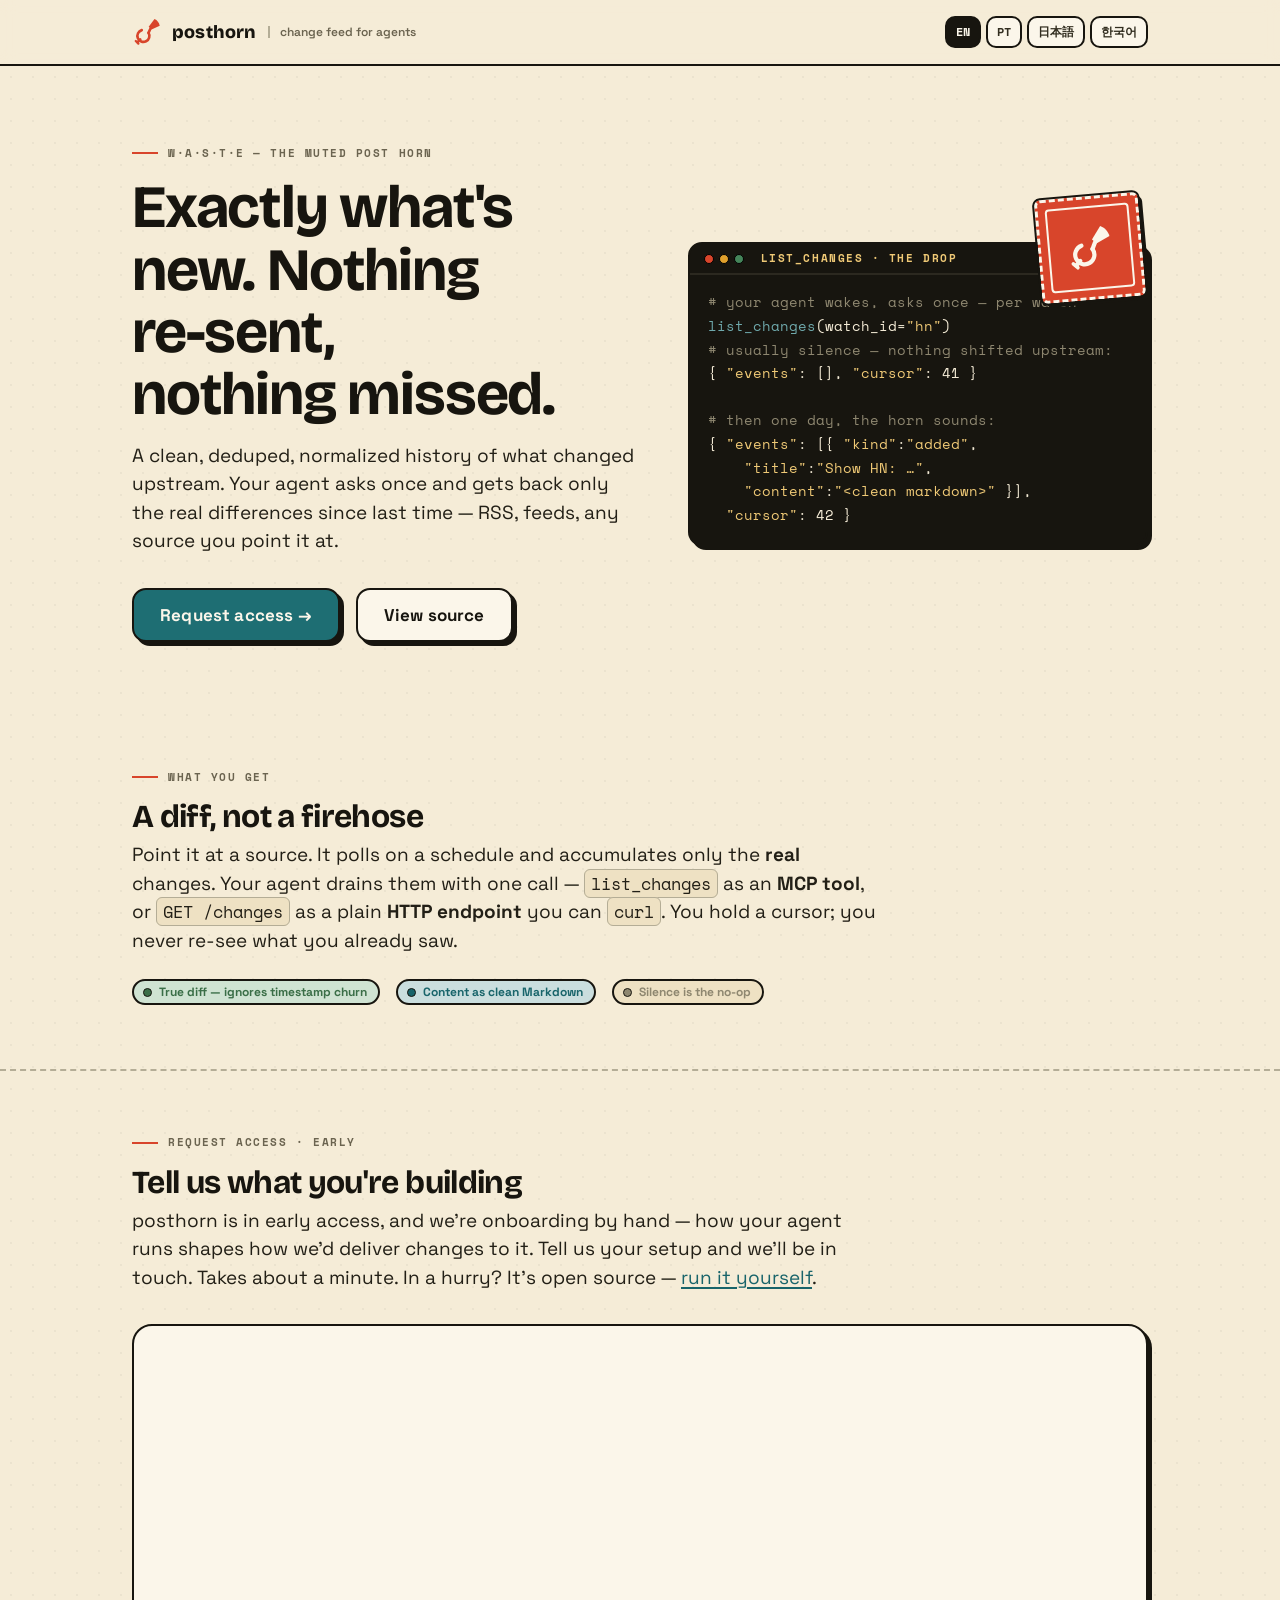
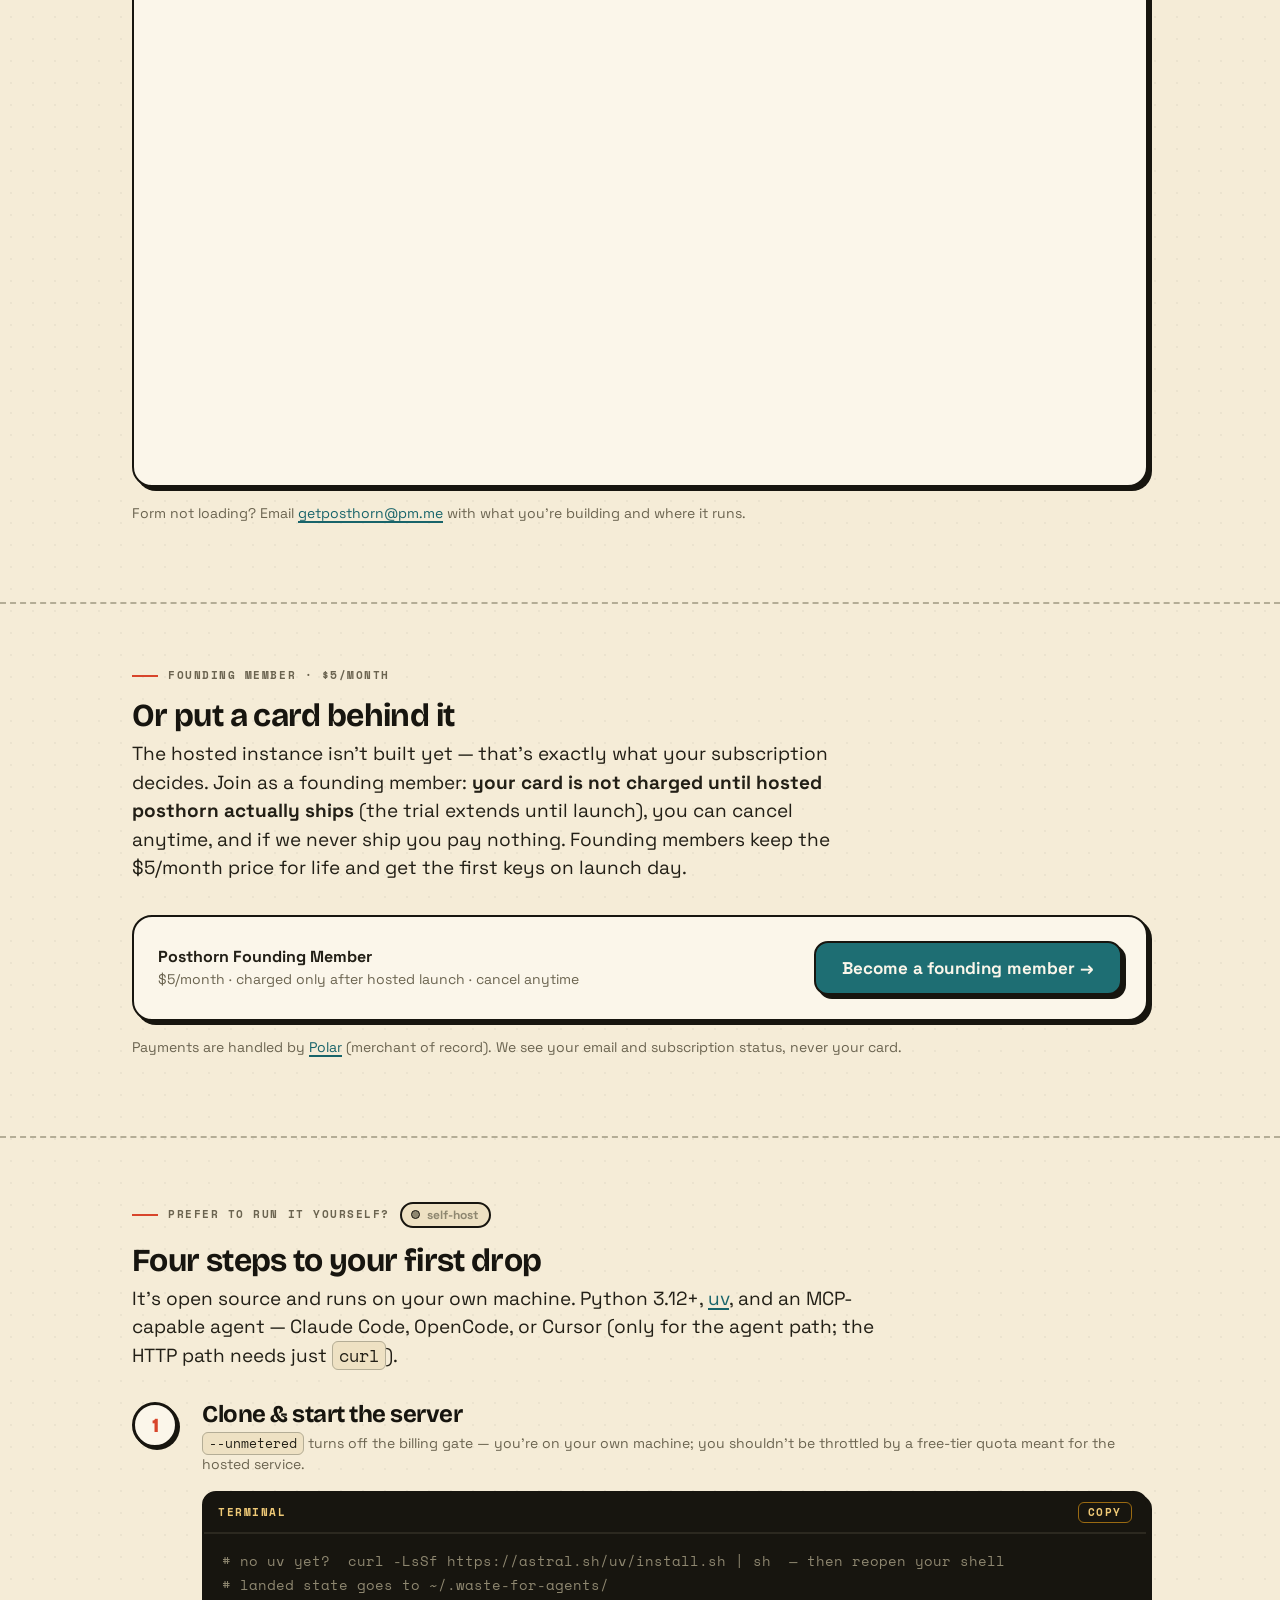
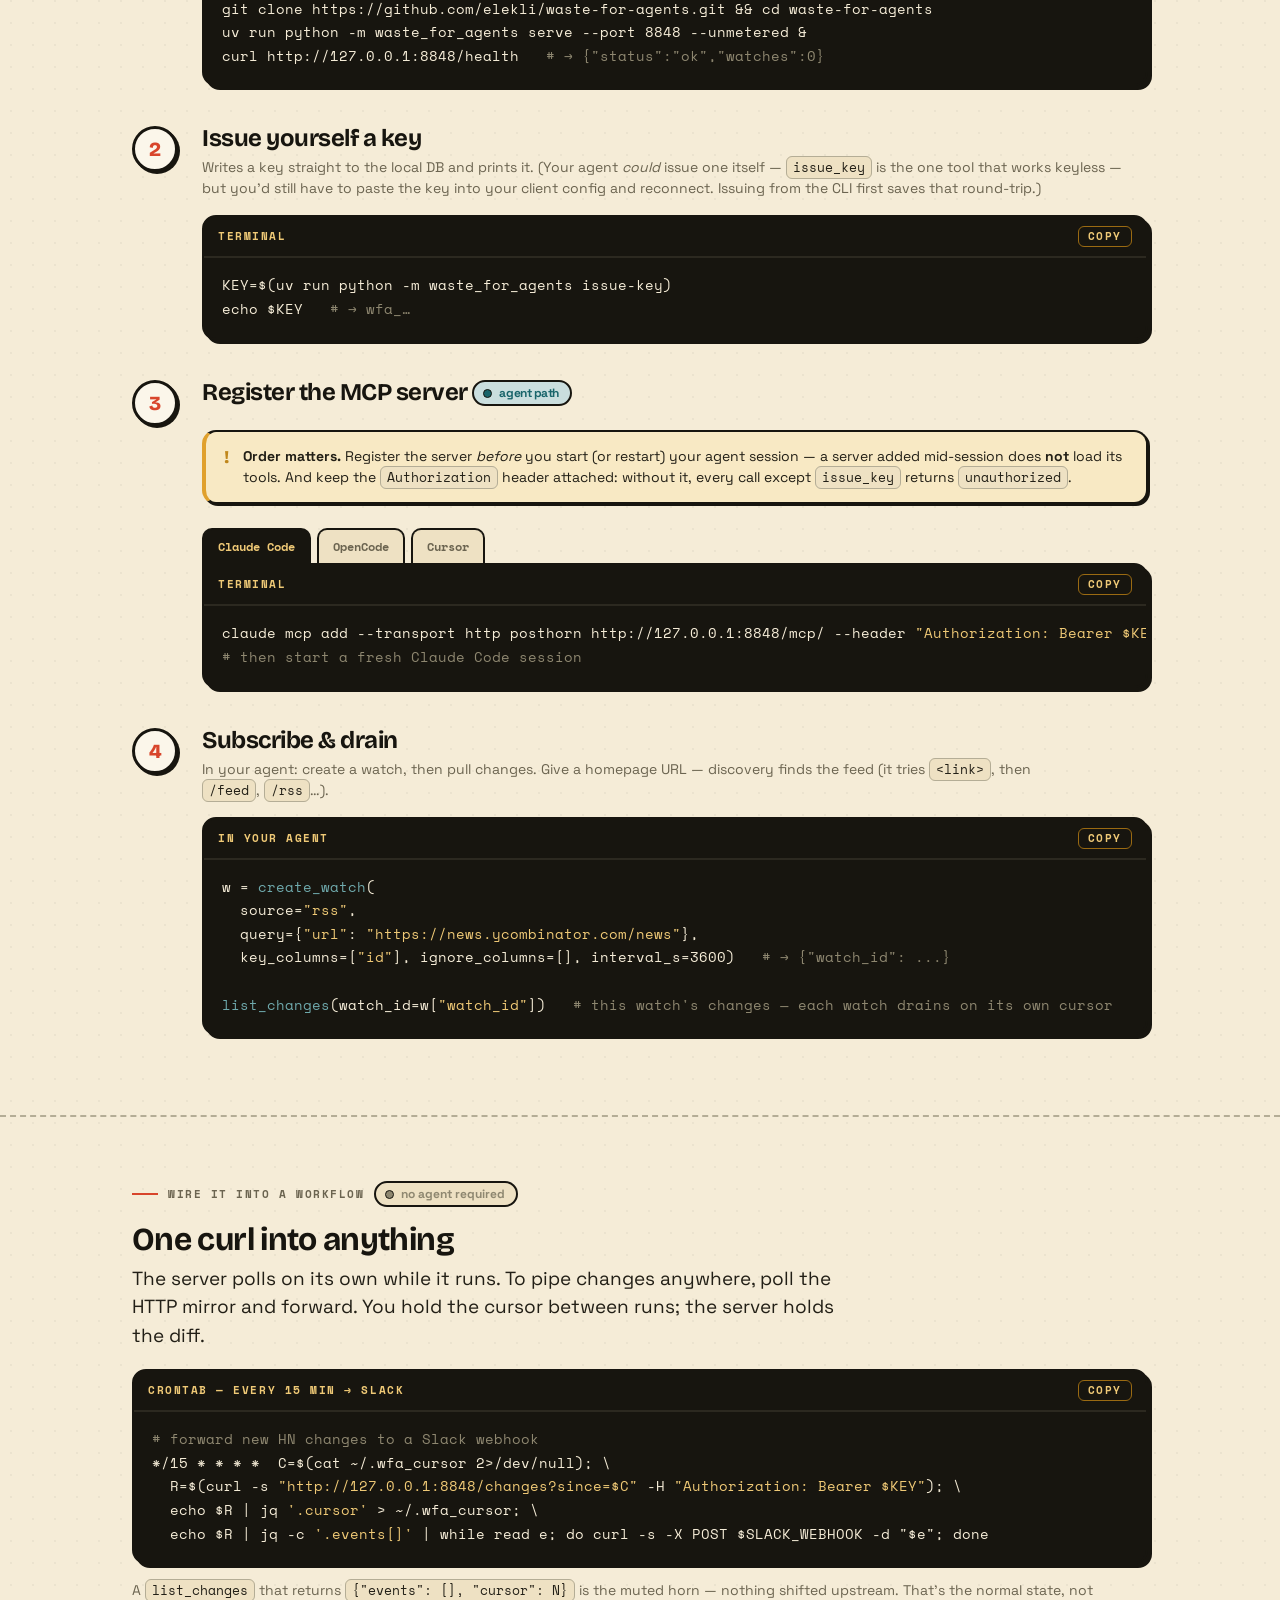
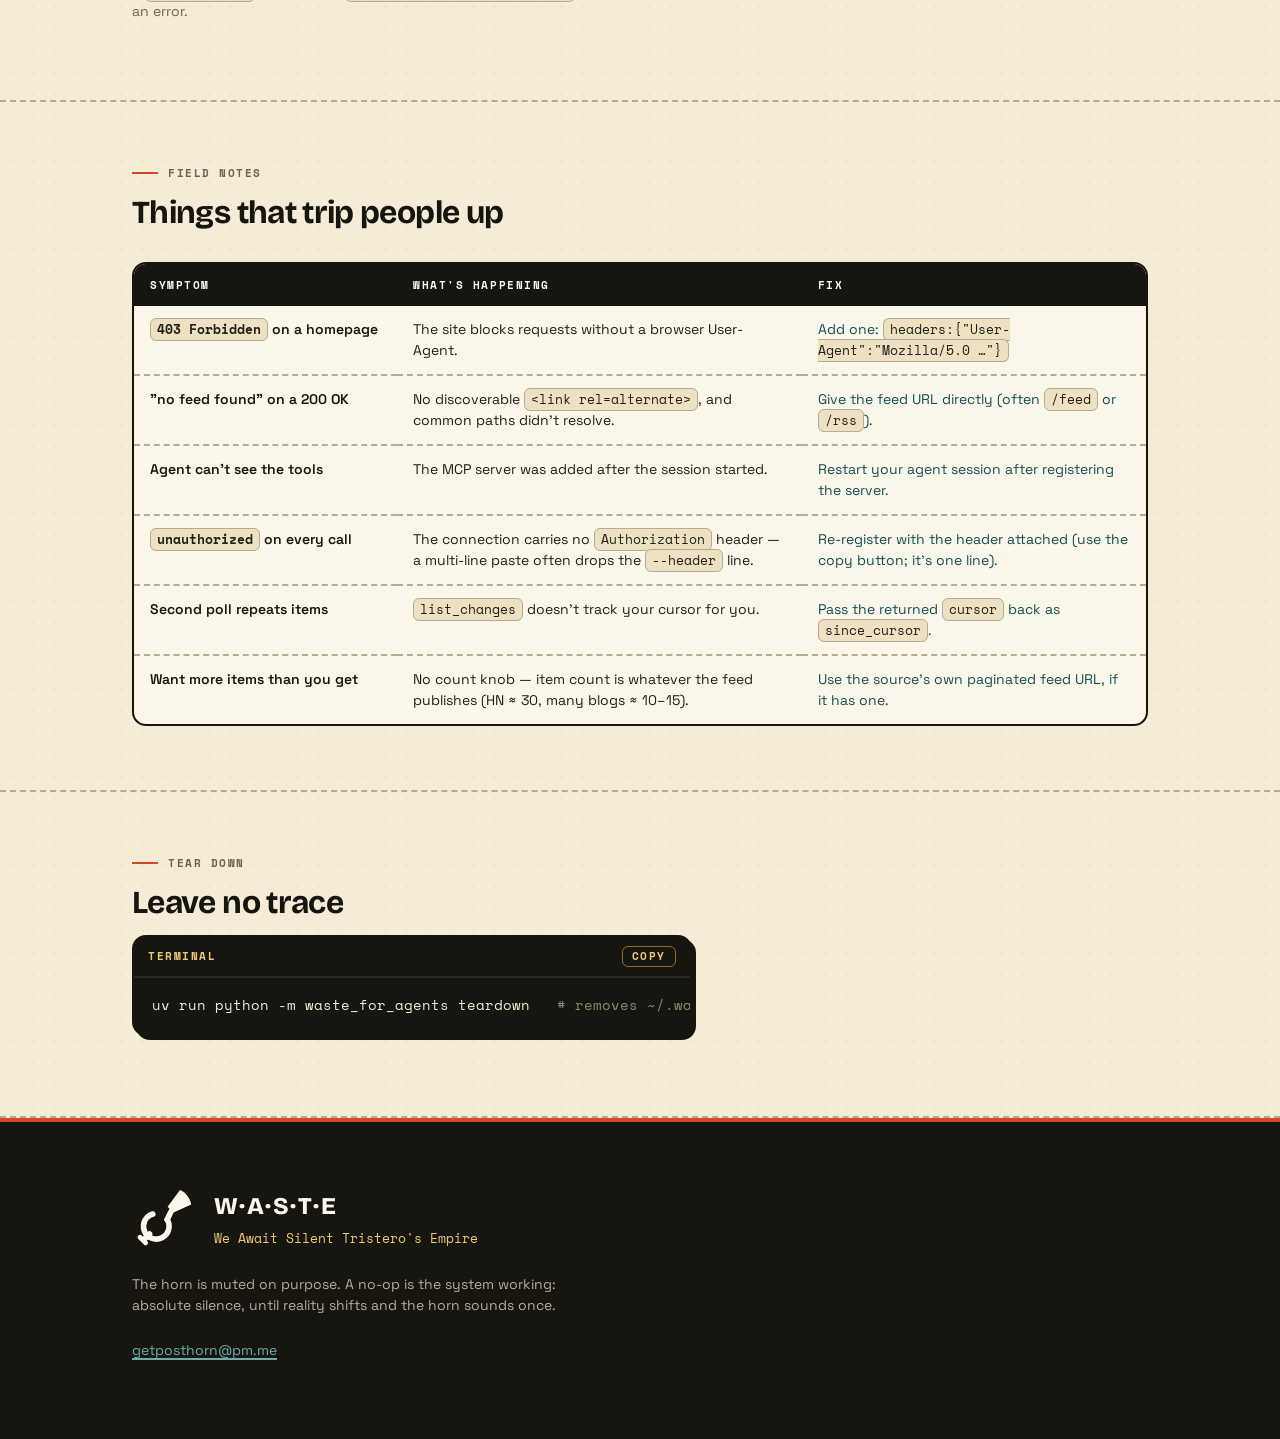
<file: docs/index.html>
<!DOCTYPE html>
<html lang="en">
<head>
<meta charset="utf-8">
<meta name="viewport" content="width=device-width, initial-scale=1">
<title>posthorn — exactly what changed, for AI agents</title>
<meta name="description" content="A clean, deduped, normalized history of what changed upstream. Your agent asks once and gets back only the real changes since last time — nothing re-sent, nothing missed.">
<link rel="icon" type="image/svg+xml" href="assets/favicon.svg">
<link rel="stylesheet" href="assets/tristero.css">
</head>
<body>

<nav class="site-nav"><div class="wrap row">
  <a class="brand" href="index.html">
    <svg class="horn" viewBox="0 0 80 80" fill="none" aria-hidden="true"><path d="M44 42 A 16 16 0 1 1 26 35" stroke="currentColor" stroke-width="7" stroke-linecap="round"/><path d="M44 42 C47 36, 48 33, 50 30" stroke="currentColor" stroke-width="7" stroke-linecap="round"/><path d="M52 33 L44.5 26 L60 5 C67 8, 72.5 15, 74 23 Z" fill="currentColor"/><path d="M22 60 L15 67" stroke="currentColor" stroke-width="7" stroke-linecap="round"/><path d="M10 64 L17 71" stroke="currentColor" stroke-width="6" stroke-linecap="round"/></svg>
    <span class="wordmark">posthorn</span><span class="brand-tag">change feed for agents</span>
  </a>
  <div class="nav-spacer"></div>
  <nav class="langbar" aria-label="Language">
    <a class="on" href="index.html">EN</a><a href="pt.html">PT</a><a href="ja.html">日本語</a><a href="ko.html">한국어</a>
  </nav>
</div></nav>

<a id="top"></a>

<header class="hero"><div class="wrap hero-grid">
  <div>
    <div class="eyebrow"><span class="label">W·A·S·T·E — the muted post horn</span></div>
    <h1>Exactly what's new. Nothing re-sent, nothing&nbsp;missed.</h1>
    <p class="sub">A clean, deduped, normalized history of what changed upstream. Your agent asks once and gets back only the real differences since last&nbsp;time — RSS, feeds, any source you point it&nbsp;at.</p>
    <div class="cta">
      <a class="btn btn-primary" href="#request" data-goatcounter-click="cta-hero-request">Request access →</a>
      <a class="btn btn-secondary" href="https://github.com/elekli/waste-for-agents" data-goatcounter-click="cta-hero-source">View source</a>
    </div>
  </div>
  <div class="hero-art">
    <span class="stamp" aria-hidden="true"><span class="inner">
      <svg class="horn" viewBox="0 0 80 80" fill="none"><path d="M44 42 A 16 16 0 1 1 26 35" stroke="currentColor" stroke-width="7" stroke-linecap="round"/><path d="M44 42 C47 36, 48 33, 50 30" stroke="currentColor" stroke-width="7" stroke-linecap="round"/><path d="M52 33 L44.5 26 L60 5 C67 8, 72.5 15, 74 23 Z" fill="currentColor"/><path d="M22 60 L15 67" stroke="currentColor" stroke-width="7" stroke-linecap="round"/><path d="M10 64 L17 71" stroke="currentColor" stroke-width="6" stroke-linecap="round"/></svg>
    </span></span>
    <div class="term no-copy" style="width:100%">
      <div class="bar"><span class="dotrow"><span class="d" style="background:var(--signal-500)"></span><span class="d" style="background:var(--brass-500)"></span><span class="d" style="background:var(--green-500)"></span></span>&nbsp;list_changes · the drop</div>
<pre><span class="c-com"># your agent wakes, asks once — per watch</span>
<span class="c-fn">list_changes</span>(watch_id=<span class="c-str">"hn"</span>)
<span class="c-com"># usually silence — nothing shifted upstream:</span>
{ <span class="c-str">"events"</span>: [], <span class="c-str">"cursor"</span>: 41 }

<span class="c-com"># then one day, the horn sounds:</span>
{ <span class="c-str">"events"</span>: [{ <span class="c-str">"kind"</span>:<span class="c-str">"added"</span>,
    <span class="c-str">"title"</span>:<span class="c-str">"Show HN: …"</span>,
    <span class="c-str">"content"</span>:<span class="c-str">"&lt;clean markdown&gt;"</span> }],
  <span class="c-str">"cursor"</span>: 42 }</pre>
    </div>
  </div>
</div></header>

<section><div class="wrap">
  <div class="eyebrow"><span class="label">What you get</span></div>
  <h2 class="sec">A diff, not a firehose</h2>
  <p class="sec-lead">Point it at a source. It polls on a schedule and accumulates only the <strong>real</strong> changes. Your agent drains them with one call — <code class="inl">list_changes</code> as an <strong>MCP tool</strong>, or <code class="inl">GET /changes</code> as a plain <strong>HTTP endpoint</strong> you can <code class="inl">curl</code>. You hold a cursor; you never re-see what you already saw.</p>
  <div style="display:flex;gap:var(--space-4);flex-wrap:wrap;margin-top:var(--space-5)">
    <span class="badge ok"><span class="dot"></span>True diff — ignores timestamp churn</span>
    <span class="badge info"><span class="dot"></span>Content as clean Markdown</span>
    <span class="badge silent"><span class="dot"></span>Silence is the no-op</span>
  </div>
</div></section>

<!-- ===================================================================
     REQUEST ACCESS — qualification form (demand test, Phase 0)
     -------------------------------------------------------------------
     This section embeds a TALLY form (id EkgOLr, built via API 2026-07).
     To change the questions, edit the form at tally.so, not here.

     Analytics: GoatCounter only (NOT Google Analytics). Set your site
     code in the GoatCounter <script> near </body>.

     Build these 7 questions IN TALLY, in THIS ORDER (order matters —
     qualify first, then architecture, then transport preference last).
     Use Tally's conditional logic where noted.

       1. [Multiple choice · REQUIRED · hard filter]
          "Are you building an agent / automation that tracks changes
           in external sources?"
             o Running in production
             o Prototyping
             o Just curious            <- tag as low-weight sample
       2. [Multiple choice + "Other" text]
          "What framework / stack?"
             LangGraph · Homegrown · n8n · Claude · OpenAI Assistants · Other ___
       3. [Multiple choice · determines push feasibility]
          "Where does your agent run?"
             Serverless (Lambda / Workers) · Local machine ·
             Long-running VM or container · Managed platform
       4. [Multiple choice · KEY pull-vs-push capability question]
          "Does it have a public HTTP endpoint that can receive a webhook?"
             Yes · No · Not sure
       5. [Long text · baseline / pain intensity]
          "How do you track changes in these sources today?"
       6. [Multiple choice · preference — cross-tabulate with #3 and #4]
          "How would you want to receive changes?"
             My agent pulls when it wakes ·
             Push to my agent's webhook ·
             Push to me (Telegram / Slack / email) ·
             Not sure
       7. [Email field + multiple choice · soft willingness-to-pay signal]
          "Email" + "What would you pay?"
             $0 · <$10 · $10-30 · >$30 per month

     READING (see ~/.claude/plans/posthorn-demand-test.md):
       - #1 filters out non-production/prototype; only count qualified.
       - #4 x #6: wants push-to-webhook but #4 = No  ->  they really
         want push-to-channel, not push-to-agent.
       - #3 / #4 distribution IS the pull-first read (architecture,
         not a vote).  #5 is the pain floor.
     =================================================================== -->
<section id="request"><div class="wrap">
  <div class="eyebrow"><span class="label">Request access · early</span></div>
  <h2 class="sec">Tell us what you're building</h2>
  <p class="sec-lead">posthorn is in early access, and we're onboarding by hand — how your agent runs shapes how we'd deliver changes to it. Tell us your setup and we'll be in touch. Takes about a minute. In a hurry? It's open source — <a href="#setup">run it yourself</a>.</p>

  <div class="card" style="margin-top:var(--space-6);padding:var(--space-4)">
    <iframe
      data-tally-src="https://tally.so/embed/EkgOLr?alignLeft=1&hideTitle=1&transparentBackground=1&dynamicHeight=1"
      loading="lazy" width="100%" height="720" frameborder="0" marginheight="0" marginwidth="0"
      title="posthorn — request access"></iframe>
  </div>
  <p style="color:var(--text-muted);font-size:var(--text-sm);margin-top:var(--space-4)">Form not loading? Email <a href="mailto:getposthorn@pm.me">getposthorn@pm.me</a> with what you're building and where it runs.</p>
</div></section>

<!-- ===================================================================
     FOUNDING MEMBER (card-on-file pre-order via Polar, added 2026-07-11)
     Honesty contract for this section (do not soften/inflate):
       - hosted does NOT exist yet; the card is NOT charged until it ships
         (Polar trial, extended via API until launch — mechanism verified).
       - cancel anytime; $0 charged if we never ship.
       - founding price locked for life.
     POLAR-CHECKOUT-URL: the href below MUST be swapped to the PRODUCTION
     checkout link before this page reaches the live GitHub Pages branch.
     A sandbox URL in production = real users hitting a fake checkout.
     =================================================================== -->
<section id="founding"><div class="wrap">
  <div class="eyebrow"><span class="label">Founding member · $5/month</span></div>
  <h2 class="sec">Or put a card behind it</h2>
  <p class="sec-lead">The hosted instance isn't built yet — that's exactly what your subscription decides. Join as a founding member: <strong>your card is not charged until hosted posthorn actually ships</strong> (the trial extends until launch), you can cancel anytime, and if we never ship you pay nothing. Founding members keep the $5/month price for life and get the first keys on launch day.</p>

  <div class="card" style="margin-top:var(--space-6);padding:var(--space-5);display:flex;flex-wrap:wrap;gap:var(--space-4);align-items:center;justify-content:space-between">
    <div>
      <p style="margin:0;font-weight:700">Posthorn Founding Member</p>
      <p style="margin:0;color:var(--text-muted);font-size:var(--text-sm)">$5/month · charged only after hosted launch · cancel anytime</p>
    </div>
    <a class="btn btn-primary"
       href="https://sandbox-api.polar.sh/v1/checkout-links/polar_cl_oel4lMuVLIPcxXFcytY5nrkobH4lKjNmOAWTg4cbjLu/redirect"
       data-goatcounter-click="cta-founding-checkout">Become a founding member →</a>
  </div>
  <p style="color:var(--text-muted);font-size:var(--text-sm);margin-top:var(--space-4)">Payments are handled by <a href="https://polar.sh">Polar</a> (merchant of record). We see your email and subscription status, never your card.</p>
</div></section>

<section id="setup"><div class="wrap">
  <div class="eyebrow"><span class="label">Prefer to run it yourself?</span><span class="badge silent"><span class="dot"></span>self-host</span></div>
  <h2 class="sec">Four steps to your first drop</h2>
  <p class="sec-lead">It's open source and runs on your own machine. Python 3.12+, <a href="https://docs.astral.sh/uv/">uv</a>, and an MCP-capable agent — Claude Code, OpenCode, or Cursor (only for the agent path; the HTTP path needs just <code class="inl">curl</code>).</p>

  <div class="steps">
    <div class="step"><div class="num">1</div><div class="body">
      <h3>Clone &amp; start the server</h3>
      <p class="note"><code class="inl">--unmetered</code> turns off the billing gate — you're on your own machine; you shouldn't be throttled by a free-tier quota meant for the hosted service.</p>
      <div class="term"><div class="bar">terminal</div>
<pre><span class="c-com"># no uv yet?  curl -LsSf https://astral.sh/uv/install.sh | sh  — then reopen your shell</span>
<span class="c-com"># landed state goes to ~/.waste-for-agents/</span>
git clone https://github.com/elekli/waste-for-agents.git &amp;&amp; cd waste-for-agents
uv run python -m waste_for_agents serve --port 8848 --unmetered &amp;
curl http://127.0.0.1:8848/health   <span class="c-com"># → {"status":"ok","watches":0}</span></pre></div>
    </div></div>

    <div class="step"><div class="num">2</div><div class="body">
      <h3>Issue yourself a key</h3>
      <p class="note">Writes a key straight to the local DB and prints it. (Your agent <em>could</em> issue one itself — <code class="inl">issue_key</code> is the one tool that works keyless — but you'd still have to paste the key into your client config and reconnect. Issuing from the CLI first saves that round-trip.)</p>
      <div class="term"><div class="bar">terminal</div>
<pre>KEY=$(uv run python -m waste_for_agents issue-key)
echo $KEY   <span class="c-com"># → wfa_…</span></pre></div>
    </div></div>

    <div class="step"><div class="num">3</div><div class="body">
      <h3>Register the MCP server <span class="badge info" style="vertical-align:middle"><span class="dot"></span>agent path</span></h3>
      <div class="callout"><span class="ic">!</span><p><strong>Order matters.</strong> Register the server <em>before</em> you start (or restart) your agent session — a server added mid-session does <strong>not</strong> load its tools. And keep the <code class="inl">Authorization</code> header attached: without it, every call except <code class="inl">issue_key</code> returns <code class="inl">unauthorized</code>.</p></div>
      <div class="tabs">
        <input class="tab-radio" type="radio" name="mcp-client" id="tab-claude" checked>
        <input class="tab-radio" type="radio" name="mcp-client" id="tab-opencode">
        <input class="tab-radio" type="radio" name="mcp-client" id="tab-cursor">
        <div class="tabbar">
          <label for="tab-claude">Claude Code</label>
          <label for="tab-opencode">OpenCode</label>
          <label for="tab-cursor">Cursor</label>
        </div>
        <div class="tabpane" id="pane-claude">
          <div class="term"><div class="bar">terminal</div>
<pre>claude mcp add --transport http posthorn http://127.0.0.1:8848/mcp/ --header <span class="c-str">"Authorization: Bearer $KEY"</span>
<span class="c-com"># then start a fresh Claude Code session</span></pre></div>
        </div>
        <div class="tabpane" id="pane-opencode">
          <div class="term"><div class="bar">opencode.json — project root (or ~/.config/opencode/)</div>
<pre>{
  <span class="c-str">"mcp"</span>: {
    <span class="c-str">"posthorn"</span>: {
      <span class="c-str">"type"</span>: <span class="c-str">"remote"</span>,
      <span class="c-str">"url"</span>: <span class="c-str">"http://127.0.0.1:8848/mcp/"</span>,
      <span class="c-str">"headers"</span>: { <span class="c-str">"Authorization"</span>: <span class="c-str">"Bearer wfa_PASTE-YOUR-KEY"</span> },
      <span class="c-str">"enabled"</span>: <span class="c-fn">true</span>
    }
  }
}</pre></div>
          <p class="note">JSON won't expand <code class="inl">$KEY</code> — paste the literal key from step 2 (<code class="inl">echo $KEY</code>), then restart OpenCode.</p>
        </div>
        <div class="tabpane" id="pane-cursor">
          <div class="term"><div class="bar">.cursor/mcp.json — project (or ~/.cursor/mcp.json)</div>
<pre>{
  <span class="c-str">"mcpServers"</span>: {
    <span class="c-str">"posthorn"</span>: {
      <span class="c-str">"url"</span>: <span class="c-str">"http://127.0.0.1:8848/mcp/"</span>,
      <span class="c-str">"headers"</span>: { <span class="c-str">"Authorization"</span>: <span class="c-str">"Bearer wfa_PASTE-YOUR-KEY"</span> }
    }
  }
}</pre></div>
          <p class="note">JSON won't expand <code class="inl">$KEY</code> — paste the literal key from step 2, then reload the server in Cursor Settings → MCP (or restart Cursor).</p>
        </div>
      </div>
    </div></div>

    <div class="step"><div class="num">4</div><div class="body">
      <h3>Subscribe &amp; drain</h3>
      <p class="note">In your agent: create a watch, then pull changes. Give a homepage URL — discovery finds the feed (it tries <code class="inl">&lt;link&gt;</code>, then <code class="inl">/feed</code>, <code class="inl">/rss</code>…).</p>
      <div class="term"><div class="bar">in your agent</div>
<pre>w = <span class="c-fn">create_watch</span>(
  source=<span class="c-str">"rss"</span>,
  query={<span class="c-str">"url"</span>: <span class="c-str">"https://news.ycombinator.com/news"</span>},
  key_columns=[<span class="c-str">"id"</span>], ignore_columns=[], interval_s=3600)   <span class="c-com"># → {"watch_id": ...}</span>

<span class="c-fn">list_changes</span>(watch_id=w[<span class="c-str">"watch_id"</span>])   <span class="c-com"># this watch's changes — each watch drains on its own cursor</span></pre></div>
    </div></div>
  </div>
</div></section>

<section><div class="wrap">
  <div class="eyebrow"><span class="label">Wire it into a workflow</span><span class="badge silent"><span class="dot"></span>no agent required</span></div>
  <h2 class="sec">One curl into anything</h2>
  <p class="sec-lead">The server polls on its own while it runs. To pipe changes anywhere, poll the HTTP mirror and forward. You hold the cursor between runs; the server holds the diff.</p>
  <div class="term"><div class="bar">crontab — every 15 min → Slack</div>
<pre><span class="c-com"># forward new HN changes to a Slack webhook</span>
*/15 * * * *  C=$(cat ~/.wfa_cursor 2&gt;/dev/null); \
  R=$(curl -s <span class="c-str">"http://127.0.0.1:8848/changes?since=$C"</span> -H <span class="c-str">"Authorization: Bearer $KEY"</span>); \
  echo $R | jq <span class="c-str">'.cursor'</span> &gt; ~/.wfa_cursor; \
  echo $R | jq -c <span class="c-str">'.events[]'</span> | while read e; do curl -s -X POST $SLACK_WEBHOOK -d "$e"; done</pre></div>
  <p style="color:var(--text-muted);font-size:var(--text-sm)">A <code class="inl">list_changes</code> that returns <code class="inl">{"events": [], "cursor": N}</code> is the muted horn — nothing shifted upstream. That's the normal state, not an error.</p>
</div></section>

<section><div class="wrap">
  <div class="eyebrow"><span class="label">Field notes</span></div>
  <h2 class="sec">Things that trip people up</h2>
  <div class="ledger-scroll"><table class="ledger">
    <thead><tr><th style="width:26%">Symptom</th><th style="width:40%">What's happening</th><th>Fix</th></tr></thead>
    <tbody>
      <tr><td><code class="inl">403 Forbidden</code> on a homepage</td><td>The site blocks requests without a browser User-Agent.</td><td class="fix">Add one: <code class="inl">headers:{"User-Agent":"Mozilla/5.0 …"}</code></td></tr>
      <tr><td>"no feed found" on a 200 OK</td><td>No discoverable <code class="inl">&lt;link rel=alternate&gt;</code>, and common paths didn't resolve.</td><td class="fix">Give the feed URL directly (often <code class="inl">/feed</code> or <code class="inl">/rss</code>).</td></tr>
      <tr><td>Agent can't see the tools</td><td>The MCP server was added after the session started.</td><td class="fix">Restart your agent session after registering the server.</td></tr>
      <tr><td><code class="inl">unauthorized</code> on every call</td><td>The connection carries no <code class="inl">Authorization</code> header — a multi-line paste often drops the <code class="inl">--header</code> line.</td><td class="fix">Re-register with the header attached (use the copy button; it's one line).</td></tr>
      <tr><td>Second poll repeats items</td><td><code class="inl">list_changes</code> doesn't track your cursor for you.</td><td class="fix">Pass the returned <code class="inl">cursor</code> back as <code class="inl">since_cursor</code>.</td></tr>
      <tr><td>Want more items than you get</td><td>No count knob — item count is whatever the feed publishes (HN ≈ 30, many blogs ≈ 10–15).</td><td class="fix">Use the source's own paginated feed URL, if it has one.</td></tr>
    </tbody>
  </table></div>
</div></section>

<section><div class="wrap">
  <div class="eyebrow"><span class="label">Tear down</span></div>
  <h2 class="sec">Leave no trace</h2>
  <div class="term" style="max-width:560px"><div class="bar">terminal</div>
<pre>uv run python -m waste_for_agents teardown   <span class="c-com"># removes ~/.waste-for-agents/</span></pre></div>
</div></section>

<footer><div class="wrap">
  <div class="lock">
    <svg class="horn" viewBox="0 0 80 80" fill="none" aria-hidden="true"><path d="M44 42 A 16 16 0 1 1 26 35" stroke="currentColor" stroke-width="7" stroke-linecap="round"/><path d="M44 42 C47 36, 48 33, 50 30" stroke="currentColor" stroke-width="7" stroke-linecap="round"/><path d="M52 33 L44.5 26 L60 5 C67 8, 72.5 15, 74 23 Z" fill="currentColor"/><path d="M22 60 L15 67" stroke="currentColor" stroke-width="7" stroke-linecap="round"/><path d="M10 64 L17 71" stroke="currentColor" stroke-width="6" stroke-linecap="round"/></svg>
    <div>
      <p class="acr">W·A·S·T·E</p>
      <p class="exp">We Await Silent Tristero's Empire</p>
    </div>
  </div>
  <p class="silent">The horn is muted on purpose. A no-op is the system working: absolute silence, until reality shifts and the horn sounds once.</p>
  <p style="margin-top:var(--space-5);font-size:var(--text-sm)"><a href="mailto:getposthorn@pm.me">getposthorn@pm.me</a></p>
</div></footer>

<!-- Copy buttons on code blocks. Progressive enhancement: no JS → no button,
     the block stays a plain <pre>. Shared across all language pages. -->
<script src="assets/copy.js" defer></script>

<!-- Tally embed loader (renders the #request form). Standard snippet. -->
<script>
var d=document,w="https://tally.so/widgets/embed.js",v=function(){"undefined"!=typeof Tally?Tally.loadEmbeds():d.querySelectorAll("iframe[data-tally-src]:not([src])").forEach((function(e){e.src=e.dataset.tallySrc}))};if("undefined"!=typeof Tally)v();else if(null==d.querySelector('script[src="'+w+'"]')){var s=d.createElement("script");s.src=w,s.onload=v,s.onerror=v,d.body.appendChild(s);}
</script>

<!-- Analytics: GoatCounter only (NOT Google Analytics — audience runs uBlock/no-JS;
     GA would undercount views and inflate conversion, and its consent banner adds friction).
     Pageviews auto-count; data-goatcounter-click attributes above track CTA click-through. -->
<script data-goatcounter="https://posthorn.goatcounter.com/count"
        async src="//gc.zgo.at/count.js"></script>

</body>
</html>
</file>
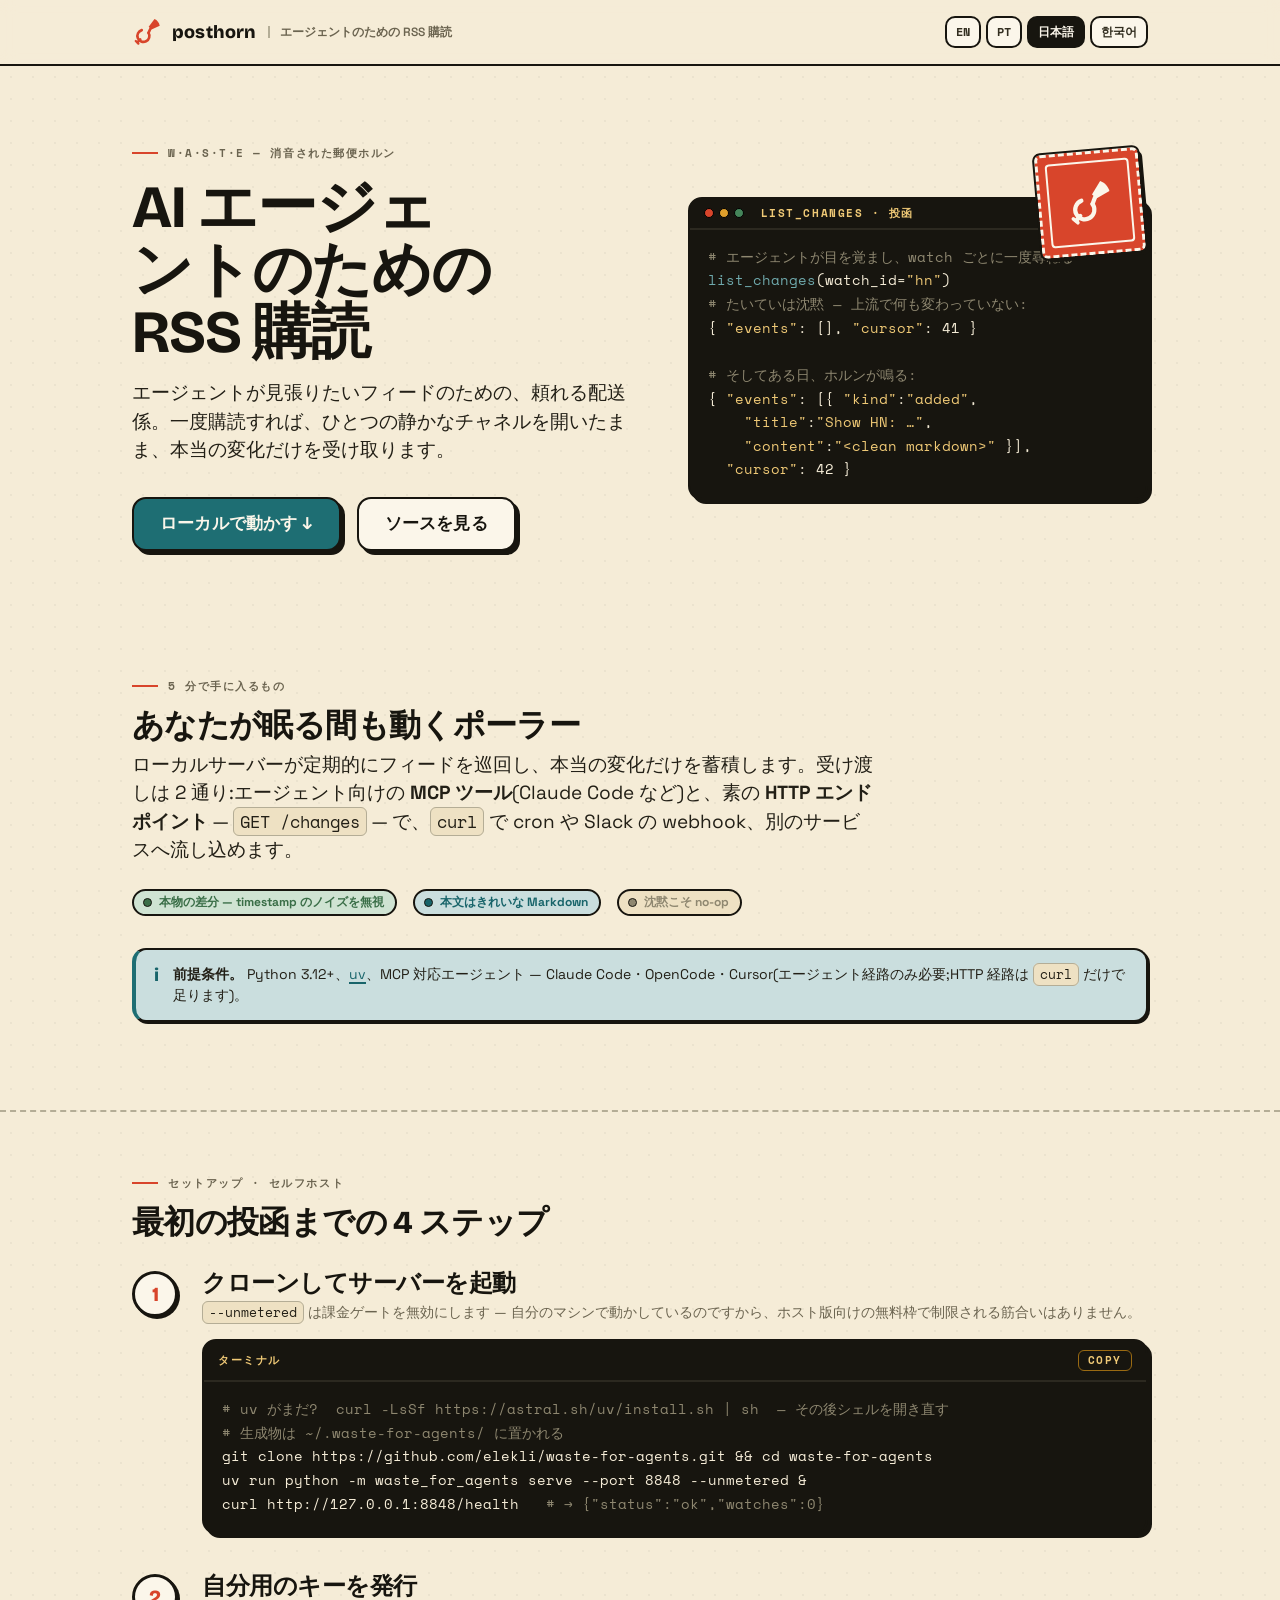
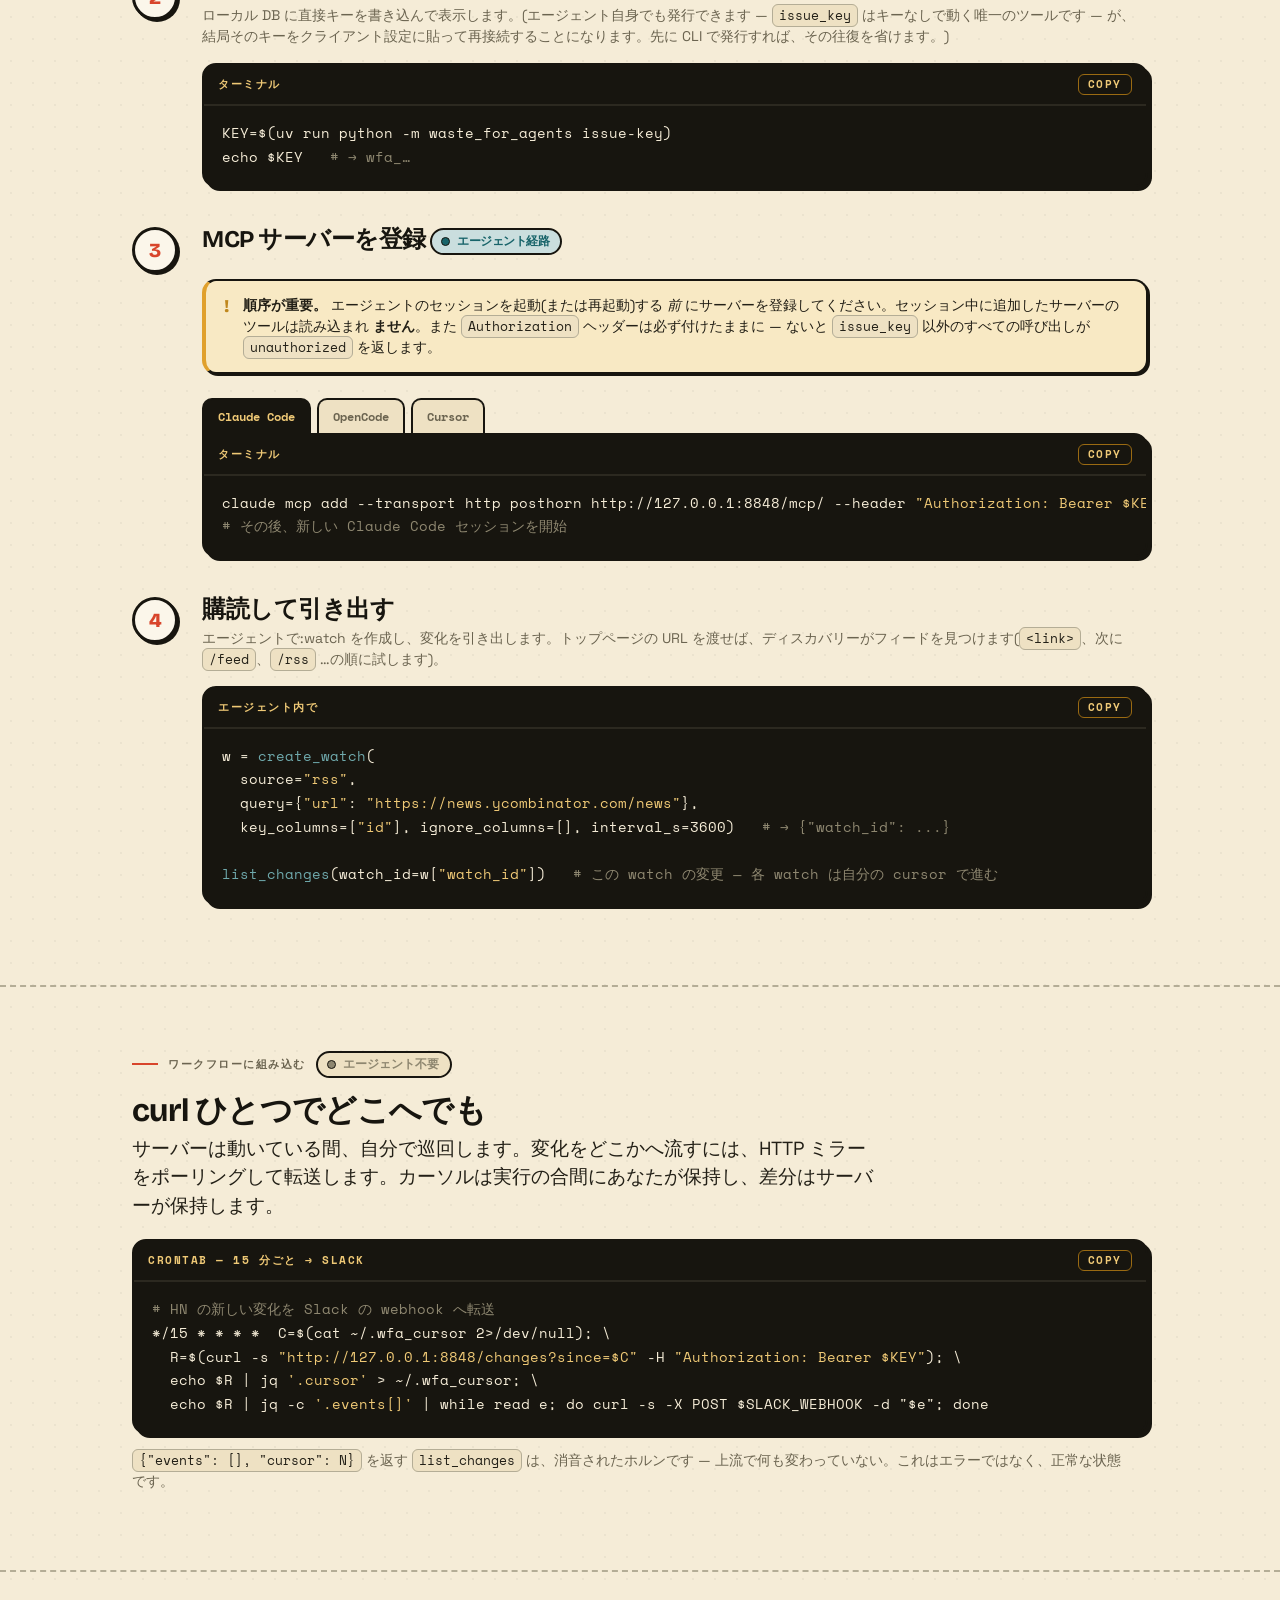
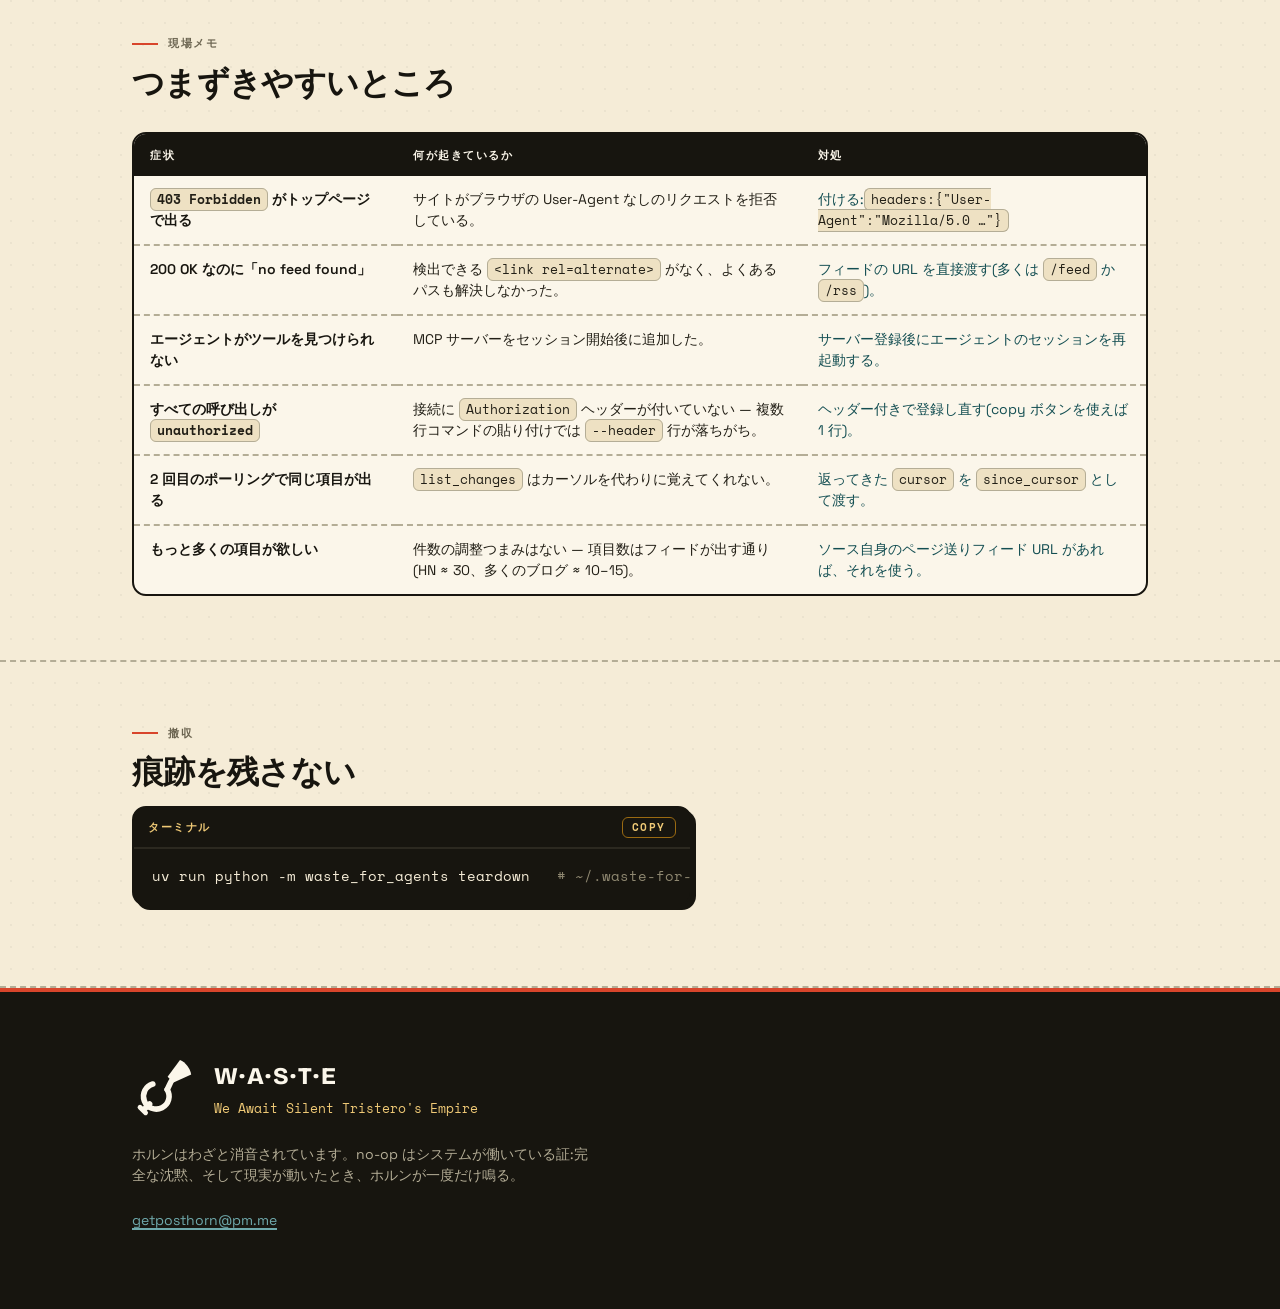
<file: docs/ja.html>
<!DOCTYPE html>
<html lang="ja">
<head>
<meta charset="utf-8">
<meta name="viewport" content="width=device-width, initial-scale=1">
<title>posthorn — AI エージェントのための RSS 購読</title>
<meta name="description" content="AI エージェントのための pull-first な RSS 購読レイヤー。一度購読すれば、エージェントはひとつの静かなチャネルに尋ね、本当の変化だけを受け取ります。">
<link rel="icon" type="image/svg+xml" href="assets/favicon.svg">
<link rel="stylesheet" href="assets/tristero.css">
</head>
<body>

<nav class="site-nav"><div class="wrap row">
  <a class="brand" href="index.html">
    <svg class="horn" viewBox="0 0 80 80" fill="none" aria-hidden="true"><path d="M44 42 A 16 16 0 1 1 26 35" stroke="currentColor" stroke-width="7" stroke-linecap="round"/><path d="M44 42 C47 36, 48 33, 50 30" stroke="currentColor" stroke-width="7" stroke-linecap="round"/><path d="M52 33 L44.5 26 L60 5 C67 8, 72.5 15, 74 23 Z" fill="currentColor"/><path d="M22 60 L15 67" stroke="currentColor" stroke-width="7" stroke-linecap="round"/><path d="M10 64 L17 71" stroke="currentColor" stroke-width="6" stroke-linecap="round"/></svg>
    <span class="wordmark">posthorn</span><span class="brand-tag">エージェントのための RSS 購読</span>
  </a>
  <div class="nav-spacer"></div>
  <nav class="langbar" aria-label="Language">
    <a href="index.html">EN</a><a href="pt.html">PT</a><a class="on" href="ja.html">日本語</a><a href="ko.html">한국어</a>
  </nav>
</div></nav>

<a id="top"></a>

<header class="hero"><div class="wrap hero-grid">
  <div>
    <div class="eyebrow"><span class="label">W·A·S·T·E — 消音された郵便ホルン</span></div>
    <h1>AI エージェントのための<br>RSS 購読</h1>
    <p class="sub">エージェントが見張りたいフィードのための、頼れる配送係。一度購読すれば、ひとつの静かなチャネルを開いたまま、本当の変化だけを受け取ります。</p>
    <div class="cta">
      <a class="btn btn-primary" href="#setup">ローカルで動かす ↓</a>
      <a class="btn btn-secondary" href="https://github.com/elekli/waste-for-agents">ソースを見る</a>
    </div>
  </div>
  <div class="hero-art">
    <span class="stamp" aria-hidden="true"><span class="inner">
      <svg class="horn" viewBox="0 0 80 80" fill="none"><path d="M44 42 A 16 16 0 1 1 26 35" stroke="currentColor" stroke-width="7" stroke-linecap="round"/><path d="M44 42 C47 36, 48 33, 50 30" stroke="currentColor" stroke-width="7" stroke-linecap="round"/><path d="M52 33 L44.5 26 L60 5 C67 8, 72.5 15, 74 23 Z" fill="currentColor"/><path d="M22 60 L15 67" stroke="currentColor" stroke-width="7" stroke-linecap="round"/><path d="M10 64 L17 71" stroke="currentColor" stroke-width="6" stroke-linecap="round"/></svg>
    </span></span>
    <div class="term no-copy" style="width:100%">
      <div class="bar"><span class="dotrow"><span class="d" style="background:var(--signal-500)"></span><span class="d" style="background:var(--brass-500)"></span><span class="d" style="background:var(--green-500)"></span></span>&nbsp;list_changes · 投函</div>
<pre><span class="c-com"># エージェントが目を覚まし、watch ごとに一度尋ねる</span>
<span class="c-fn">list_changes</span>(watch_id=<span class="c-str">"hn"</span>)
<span class="c-com"># たいていは沈黙 — 上流で何も変わっていない:</span>
{ <span class="c-str">"events"</span>: [], <span class="c-str">"cursor"</span>: 41 }

<span class="c-com"># そしてある日、ホルンが鳴る:</span>
{ <span class="c-str">"events"</span>: [{ <span class="c-str">"kind"</span>:<span class="c-str">"added"</span>,
    <span class="c-str">"title"</span>:<span class="c-str">"Show HN: …"</span>,
    <span class="c-str">"content"</span>:<span class="c-str">"&lt;clean markdown&gt;"</span> }],
  <span class="c-str">"cursor"</span>: 42 }</pre>
    </div>
  </div>
</div></header>

<section><div class="wrap">
  <div class="eyebrow"><span class="label">5 分で手に入るもの</span></div>
  <h2 class="sec">あなたが眠る間も動くポーラー</h2>
  <p class="sec-lead">ローカルサーバーが定期的にフィードを巡回し、本当の変化だけを蓄積します。受け渡しは 2 通り:エージェント向けの <strong>MCP ツール</strong>(Claude Code など)と、素の <strong>HTTP エンドポイント</strong> — <code class="inl">GET /changes</code> — で、<code class="inl">curl</code> で cron や Slack の webhook、別のサービスへ流し込めます。</p>
  <div style="display:flex;gap:var(--space-4);flex-wrap:wrap;margin-top:var(--space-5)">
    <span class="badge ok"><span class="dot"></span>本物の差分 — timestamp のノイズを無視</span>
    <span class="badge info"><span class="dot"></span>本文はきれいな Markdown</span>
    <span class="badge silent"><span class="dot"></span>沈黙こそ no-op</span>
  </div>
  <div class="callout teal" style="margin-top:var(--space-6)">
    <span class="ic">i</span>
    <p><strong>前提条件。</strong> Python 3.12+、<a href="https://docs.astral.sh/uv/">uv</a>、MCP 対応エージェント — Claude Code・OpenCode・Cursor(エージェント経路のみ必要;HTTP 経路は <code class="inl">curl</code> だけで足ります)。</p>
  </div>
</div></section>

<section id="setup"><div class="wrap">
  <div class="eyebrow"><span class="label">セットアップ · セルフホスト</span></div>
  <h2 class="sec">最初の投函までの 4 ステップ</h2>

  <div class="steps">
    <div class="step"><div class="num">1</div><div class="body">
      <h3>クローンしてサーバーを起動</h3>
      <p class="note"><code class="inl">--unmetered</code> は課金ゲートを無効にします — 自分のマシンで動かしているのですから、ホスト版向けの無料枠で制限される筋合いはありません。</p>
      <div class="term"><div class="bar">ターミナル</div>
<pre><span class="c-com"># uv がまだ?  curl -LsSf https://astral.sh/uv/install.sh | sh  — その後シェルを開き直す</span>
<span class="c-com"># 生成物は ~/.waste-for-agents/ に置かれる</span>
git clone https://github.com/elekli/waste-for-agents.git &amp;&amp; cd waste-for-agents
uv run python -m waste_for_agents serve --port 8848 --unmetered &amp;
curl http://127.0.0.1:8848/health   <span class="c-com"># → {"status":"ok","watches":0}</span></pre></div>
    </div></div>

    <div class="step"><div class="num">2</div><div class="body">
      <h3>自分用のキーを発行</h3>
      <p class="note">ローカル DB に直接キーを書き込んで表示します。(エージェント自身でも発行できます — <code class="inl">issue_key</code> はキーなしで動く唯一のツールです — が、結局そのキーをクライアント設定に貼って再接続することになります。先に CLI で発行すれば、その往復を省けます。)</p>
      <div class="term"><div class="bar">ターミナル</div>
<pre>KEY=$(uv run python -m waste_for_agents issue-key)
echo $KEY   <span class="c-com"># → wfa_…</span></pre></div>
    </div></div>

    <div class="step"><div class="num">3</div><div class="body">
      <h3>MCP サーバーを登録 <span class="badge info" style="vertical-align:middle"><span class="dot"></span>エージェント経路</span></h3>
      <div class="callout"><span class="ic">!</span><p><strong>順序が重要。</strong> エージェントのセッションを起動(または再起動)する <em>前</em> にサーバーを登録してください。セッション中に追加したサーバーのツールは読み込まれ <strong>ません</strong>。また <code class="inl">Authorization</code> ヘッダーは必ず付けたままに — ないと <code class="inl">issue_key</code> 以外のすべての呼び出しが <code class="inl">unauthorized</code> を返します。</p></div>
      <div class="tabs">
        <input class="tab-radio" type="radio" name="mcp-client" id="tab-claude" checked>
        <input class="tab-radio" type="radio" name="mcp-client" id="tab-opencode">
        <input class="tab-radio" type="radio" name="mcp-client" id="tab-cursor">
        <div class="tabbar">
          <label for="tab-claude">Claude Code</label>
          <label for="tab-opencode">OpenCode</label>
          <label for="tab-cursor">Cursor</label>
        </div>
        <div class="tabpane" id="pane-claude">
          <div class="term"><div class="bar">ターミナル</div>
<pre>claude mcp add --transport http posthorn http://127.0.0.1:8848/mcp/ --header <span class="c-str">"Authorization: Bearer $KEY"</span>
<span class="c-com"># その後、新しい Claude Code セッションを開始</span></pre></div>
        </div>
        <div class="tabpane" id="pane-opencode">
          <div class="term"><div class="bar">opencode.json — プロジェクト直下または (~/.config/opencode/)</div>
<pre>{
  <span class="c-str">"mcp"</span>: {
    <span class="c-str">"posthorn"</span>: {
      <span class="c-str">"type"</span>: <span class="c-str">"remote"</span>,
      <span class="c-str">"url"</span>: <span class="c-str">"http://127.0.0.1:8848/mcp/"</span>,
      <span class="c-str">"headers"</span>: { <span class="c-str">"Authorization"</span>: <span class="c-str">"Bearer wfa_PASTE-YOUR-KEY"</span> },
      <span class="c-str">"enabled"</span>: <span class="c-fn">true</span>
    }
  }
}</pre></div>
          <p class="note">JSON は <code class="inl">$KEY</code> を展開しません — ステップ 2 のキー(<code class="inl">echo $KEY</code>)をそのまま貼り付けて、OpenCode を再起動してください。</p>
        </div>
        <div class="tabpane" id="pane-cursor">
          <div class="term"><div class="bar">.cursor/mcp.json (~/.cursor/mcp.json)</div>
<pre>{
  <span class="c-str">"mcpServers"</span>: {
    <span class="c-str">"posthorn"</span>: {
      <span class="c-str">"url"</span>: <span class="c-str">"http://127.0.0.1:8848/mcp/"</span>,
      <span class="c-str">"headers"</span>: { <span class="c-str">"Authorization"</span>: <span class="c-str">"Bearer wfa_PASTE-YOUR-KEY"</span> }
    }
  }
}</pre></div>
          <p class="note">ステップ 2 のキーをそのまま貼り付けて、Cursor Settings → MCP でサーバーを再読み込み(または Cursor を再起動)してください。</p>
        </div>
      </div>
    </div></div>

    <div class="step"><div class="num">4</div><div class="body">
      <h3>購読して引き出す</h3>
      <p class="note">エージェントで:watch を作成し、変化を引き出します。トップページの URL を渡せば、ディスカバリーがフィードを見つけます(<code class="inl">&lt;link&gt;</code>、次に <code class="inl">/feed</code>、<code class="inl">/rss</code> …の順に試します)。</p>
      <div class="term"><div class="bar">エージェント内で</div>
<pre>w = <span class="c-fn">create_watch</span>(
  source=<span class="c-str">"rss"</span>,
  query={<span class="c-str">"url"</span>: <span class="c-str">"https://news.ycombinator.com/news"</span>},
  key_columns=[<span class="c-str">"id"</span>], ignore_columns=[], interval_s=3600)   <span class="c-com"># → {"watch_id": ...}</span>

<span class="c-fn">list_changes</span>(watch_id=w[<span class="c-str">"watch_id"</span>])   <span class="c-com"># この watch の変更 — 各 watch は自分の cursor で進む</span></pre></div>
    </div></div>
  </div>
</div></section>

<section><div class="wrap">
  <div class="eyebrow"><span class="label">ワークフローに組み込む</span><span class="badge silent"><span class="dot"></span>エージェント不要</span></div>
  <h2 class="sec">curl ひとつでどこへでも</h2>
  <p class="sec-lead">サーバーは動いている間、自分で巡回します。変化をどこかへ流すには、HTTP ミラーをポーリングして転送します。カーソルは実行の合間にあなたが保持し、差分はサーバーが保持します。</p>
  <div class="term"><div class="bar">crontab — 15 分ごと → Slack</div>
<pre><span class="c-com"># HN の新しい変化を Slack の webhook へ転送</span>
*/15 * * * *  C=$(cat ~/.wfa_cursor 2&gt;/dev/null); \
  R=$(curl -s <span class="c-str">"http://127.0.0.1:8848/changes?since=$C"</span> -H <span class="c-str">"Authorization: Bearer $KEY"</span>); \
  echo $R | jq <span class="c-str">'.cursor'</span> &gt; ~/.wfa_cursor; \
  echo $R | jq -c <span class="c-str">'.events[]'</span> | while read e; do curl -s -X POST $SLACK_WEBHOOK -d "$e"; done</pre></div>
  <p style="color:var(--text-muted);font-size:var(--text-sm)"><code class="inl">{"events": [], "cursor": N}</code> を返す <code class="inl">list_changes</code> は、消音されたホルンです — 上流で何も変わっていない。これはエラーではなく、正常な状態です。</p>
</div></section>

<section><div class="wrap">
  <div class="eyebrow"><span class="label">現場メモ</span></div>
  <h2 class="sec">つまずきやすいところ</h2>
  <div class="ledger-scroll"><table class="ledger">
    <thead><tr><th style="width:26%">症状</th><th style="width:40%">何が起きているか</th><th>対処</th></tr></thead>
    <tbody>
      <tr><td><code class="inl">403 Forbidden</code> がトップページで出る</td><td>サイトがブラウザの User-Agent なしのリクエストを拒否している。</td><td class="fix">付ける:<code class="inl">headers:{"User-Agent":"Mozilla/5.0 …"}</code></td></tr>
      <tr><td>200 OK なのに「no feed found」</td><td>検出できる <code class="inl">&lt;link rel=alternate&gt;</code> がなく、よくあるパスも解決しなかった。</td><td class="fix">フィードの URL を直接渡す(多くは <code class="inl">/feed</code> か <code class="inl">/rss</code>)。</td></tr>
      <tr><td>エージェントがツールを見つけられない</td><td>MCP サーバーをセッション開始後に追加した。</td><td class="fix">サーバー登録後にエージェントのセッションを再起動する。</td></tr>
      <tr><td>すべての呼び出しが <code class="inl">unauthorized</code></td><td>接続に <code class="inl">Authorization</code> ヘッダーが付いていない — 複数行コマンドの貼り付けでは <code class="inl">--header</code> 行が落ちがち。</td><td class="fix">ヘッダー付きで登録し直す(copy ボタンを使えば 1 行)。</td></tr>
      <tr><td>2 回目のポーリングで同じ項目が出る</td><td><code class="inl">list_changes</code> はカーソルを代わりに覚えてくれない。</td><td class="fix">返ってきた <code class="inl">cursor</code> を <code class="inl">since_cursor</code> として渡す。</td></tr>
      <tr><td>もっと多くの項目が欲しい</td><td>件数の調整つまみはない — 項目数はフィードが出す通り(HN ≈ 30、多くのブログ ≈ 10–15)。</td><td class="fix">ソース自身のページ送りフィード URL があれば、それを使う。</td></tr>
    </tbody>
  </table></div>
</div></section>

<section><div class="wrap">
  <div class="eyebrow"><span class="label">撤収</span></div>
  <h2 class="sec">痕跡を残さない</h2>
  <div class="term" style="max-width:560px"><div class="bar">ターミナル</div>
<pre>uv run python -m waste_for_agents teardown   <span class="c-com"># ~/.waste-for-agents/ を削除</span></pre></div>
</div></section>

<footer><div class="wrap">
  <div class="lock">
    <svg class="horn" viewBox="0 0 80 80" fill="none" aria-hidden="true"><path d="M44 42 A 16 16 0 1 1 26 35" stroke="currentColor" stroke-width="7" stroke-linecap="round"/><path d="M44 42 C47 36, 48 33, 50 30" stroke="currentColor" stroke-width="7" stroke-linecap="round"/><path d="M52 33 L44.5 26 L60 5 C67 8, 72.5 15, 74 23 Z" fill="currentColor"/><path d="M22 60 L15 67" stroke="currentColor" stroke-width="7" stroke-linecap="round"/><path d="M10 64 L17 71" stroke="currentColor" stroke-width="6" stroke-linecap="round"/></svg>
    <div>
      <p class="acr">W·A·S·T·E</p>
      <p class="exp">We Await Silent Tristero's Empire</p>
    </div>
  </div>
  <p class="silent">ホルンはわざと消音されています。no-op はシステムが働いている証:完全な沈黙、そして現実が動いたとき、ホルンが一度だけ鳴る。</p>
  <p style="margin-top:var(--space-5);font-size:var(--text-sm)"><a href="mailto:getposthorn@pm.me">getposthorn@pm.me</a></p>
</div></footer>

<!-- Copy buttons on code blocks. Progressive enhancement: no JS -> no button. -->
<script src="assets/copy.js" defer></script>

</body>
</html>
</file>
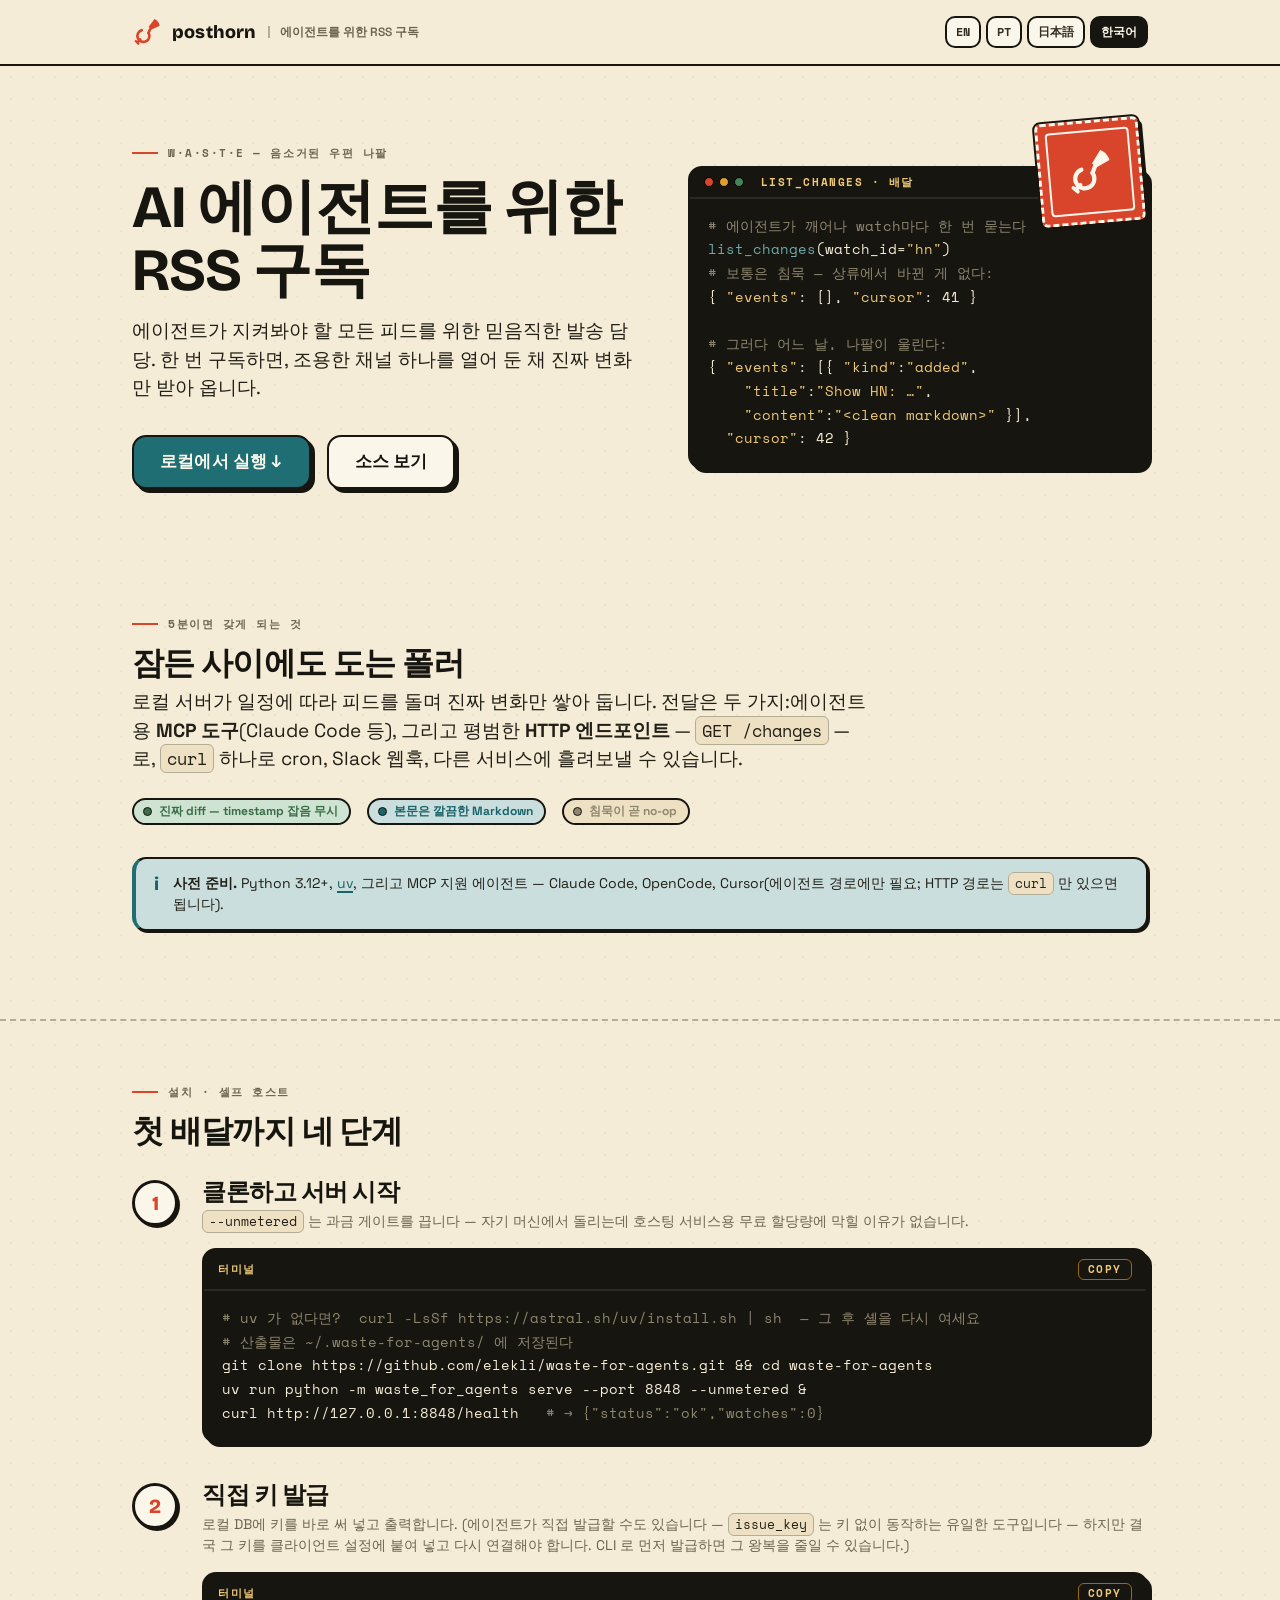
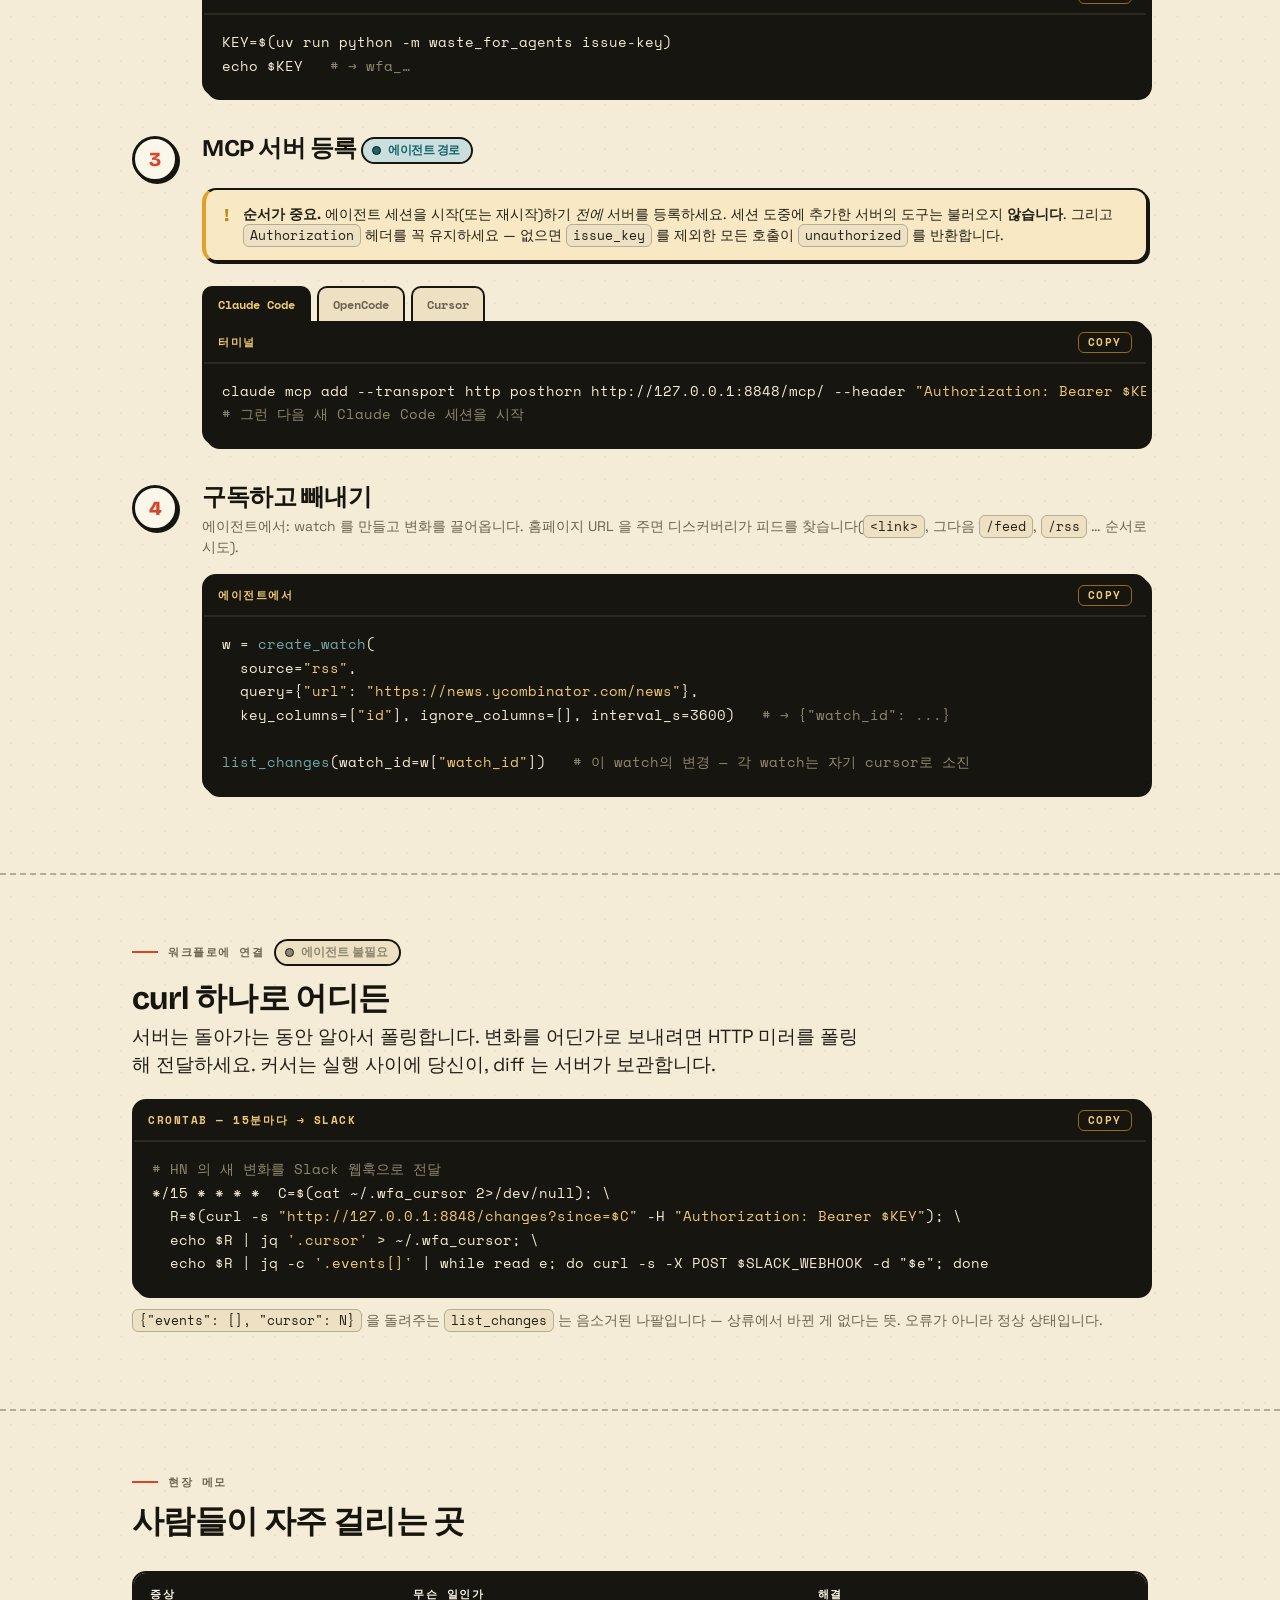
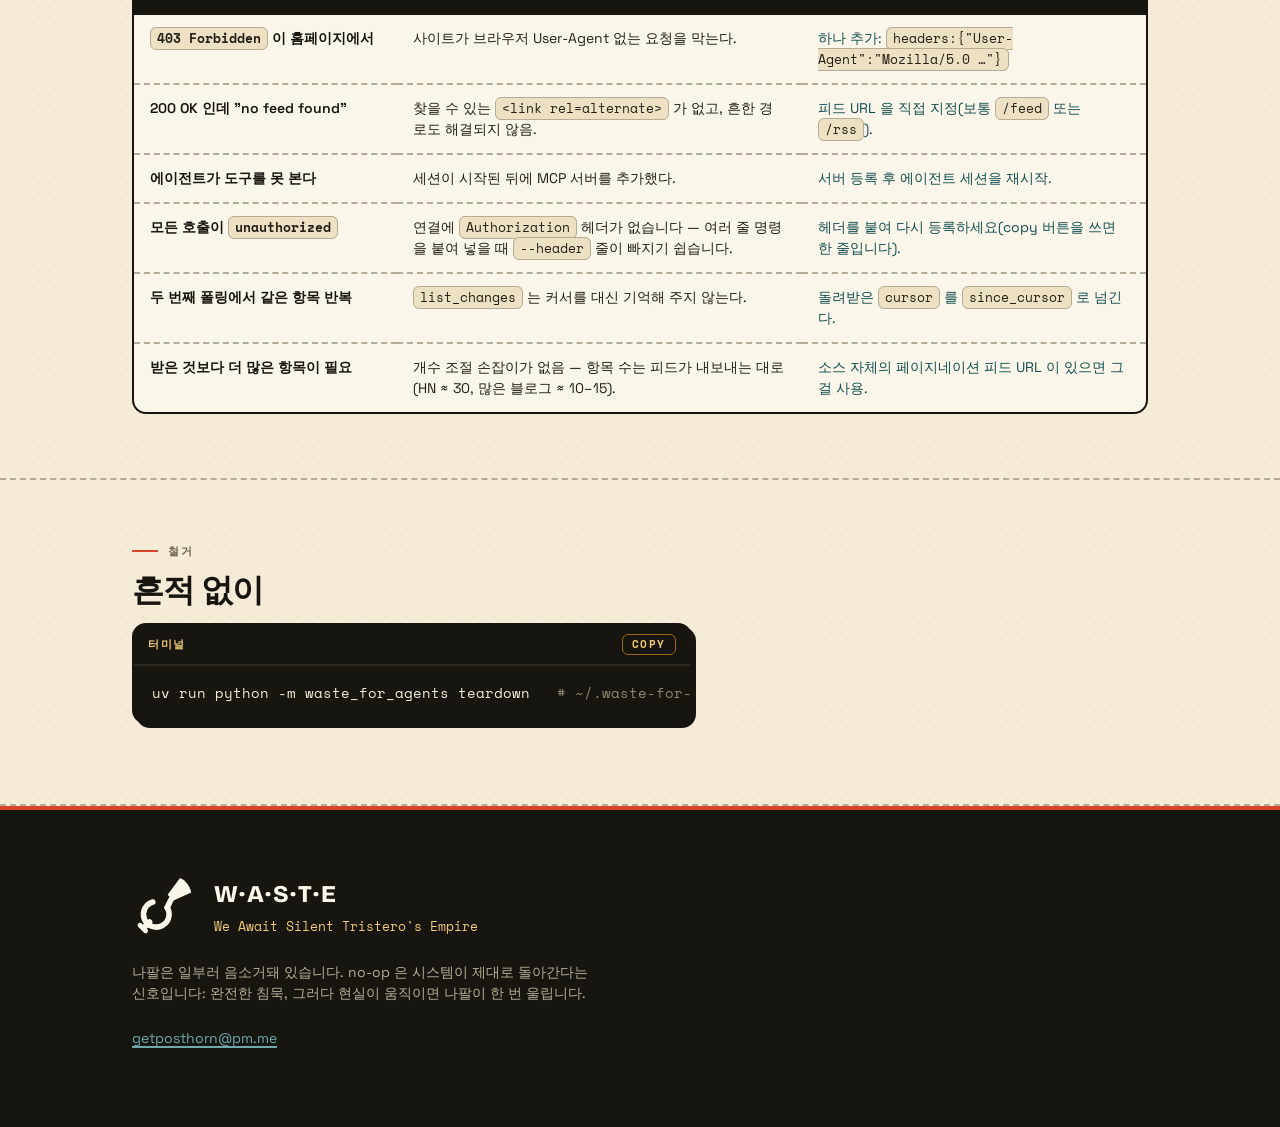
<file: docs/ko.html>
<!DOCTYPE html>
<html lang="ko">
<head>
<meta charset="utf-8">
<meta name="viewport" content="width=device-width, initial-scale=1">
<title>posthorn — AI 에이전트를 위한 RSS 구독</title>
<meta name="description" content="AI 에이전트를 위한 pull-first RSS 구독 레이어. 한 번 구독하면 에이전트가 조용한 채널 하나에 묻고 진짜 변화만 받아 옵니다.">
<link rel="icon" type="image/svg+xml" href="assets/favicon.svg">
<link rel="stylesheet" href="assets/tristero.css">
</head>
<body>

<nav class="site-nav"><div class="wrap row">
  <a class="brand" href="index.html">
    <svg class="horn" viewBox="0 0 80 80" fill="none" aria-hidden="true"><path d="M44 42 A 16 16 0 1 1 26 35" stroke="currentColor" stroke-width="7" stroke-linecap="round"/><path d="M44 42 C47 36, 48 33, 50 30" stroke="currentColor" stroke-width="7" stroke-linecap="round"/><path d="M52 33 L44.5 26 L60 5 C67 8, 72.5 15, 74 23 Z" fill="currentColor"/><path d="M22 60 L15 67" stroke="currentColor" stroke-width="7" stroke-linecap="round"/><path d="M10 64 L17 71" stroke="currentColor" stroke-width="6" stroke-linecap="round"/></svg>
    <span class="wordmark">posthorn</span><span class="brand-tag">에이전트를 위한 RSS 구독</span>
  </a>
  <div class="nav-spacer"></div>
  <nav class="langbar" aria-label="Language">
    <a href="index.html">EN</a><a href="pt.html">PT</a><a href="ja.html">日本語</a><a class="on" href="ko.html">한국어</a>
  </nav>
</div></nav>

<a id="top"></a>

<header class="hero"><div class="wrap hero-grid">
  <div>
    <div class="eyebrow"><span class="label">W·A·S·T·E — 음소거된 우편 나팔</span></div>
    <h1>AI 에이전트를 위한<br>RSS 구독</h1>
    <p class="sub">에이전트가 지켜봐야 할 모든 피드를 위한 믿음직한 발송 담당. 한 번 구독하면, 조용한 채널 하나를 열어 둔 채 진짜 변화만 받아 옵니다.</p>
    <div class="cta">
      <a class="btn btn-primary" href="#setup">로컬에서 실행 ↓</a>
      <a class="btn btn-secondary" href="https://github.com/elekli/waste-for-agents">소스 보기</a>
    </div>
  </div>
  <div class="hero-art">
    <span class="stamp" aria-hidden="true"><span class="inner">
      <svg class="horn" viewBox="0 0 80 80" fill="none"><path d="M44 42 A 16 16 0 1 1 26 35" stroke="currentColor" stroke-width="7" stroke-linecap="round"/><path d="M44 42 C47 36, 48 33, 50 30" stroke="currentColor" stroke-width="7" stroke-linecap="round"/><path d="M52 33 L44.5 26 L60 5 C67 8, 72.5 15, 74 23 Z" fill="currentColor"/><path d="M22 60 L15 67" stroke="currentColor" stroke-width="7" stroke-linecap="round"/><path d="M10 64 L17 71" stroke="currentColor" stroke-width="6" stroke-linecap="round"/></svg>
    </span></span>
    <div class="term no-copy" style="width:100%">
      <div class="bar"><span class="dotrow"><span class="d" style="background:var(--signal-500)"></span><span class="d" style="background:var(--brass-500)"></span><span class="d" style="background:var(--green-500)"></span></span>&nbsp;list_changes · 배달</div>
<pre><span class="c-com"># 에이전트가 깨어나 watch마다 한 번 묻는다</span>
<span class="c-fn">list_changes</span>(watch_id=<span class="c-str">"hn"</span>)
<span class="c-com"># 보통은 침묵 — 상류에서 바뀐 게 없다:</span>
{ <span class="c-str">"events"</span>: [], <span class="c-str">"cursor"</span>: 41 }

<span class="c-com"># 그러다 어느 날, 나팔이 울린다:</span>
{ <span class="c-str">"events"</span>: [{ <span class="c-str">"kind"</span>:<span class="c-str">"added"</span>,
    <span class="c-str">"title"</span>:<span class="c-str">"Show HN: …"</span>,
    <span class="c-str">"content"</span>:<span class="c-str">"&lt;clean markdown&gt;"</span> }],
  <span class="c-str">"cursor"</span>: 42 }</pre>
    </div>
  </div>
</div></header>

<section><div class="wrap">
  <div class="eyebrow"><span class="label">5분이면 갖게 되는 것</span></div>
  <h2 class="sec">잠든 사이에도 도는 폴러</h2>
  <p class="sec-lead">로컬 서버가 일정에 따라 피드를 돌며 진짜 변화만 쌓아 둡니다. 전달은 두 가지:에이전트용 <strong>MCP 도구</strong>(Claude Code 등), 그리고 평범한 <strong>HTTP 엔드포인트</strong> — <code class="inl">GET /changes</code> — 로, <code class="inl">curl</code> 하나로 cron, Slack 웹훅, 다른 서비스에 흘려보낼 수 있습니다.</p>
  <div style="display:flex;gap:var(--space-4);flex-wrap:wrap;margin-top:var(--space-5)">
    <span class="badge ok"><span class="dot"></span>진짜 diff — timestamp 잡음 무시</span>
    <span class="badge info"><span class="dot"></span>본문은 깔끔한 Markdown</span>
    <span class="badge silent"><span class="dot"></span>침묵이 곧 no-op</span>
  </div>
  <div class="callout teal" style="margin-top:var(--space-6)">
    <span class="ic">i</span>
    <p><strong>사전 준비.</strong> Python 3.12+, <a href="https://docs.astral.sh/uv/">uv</a>, 그리고 MCP 지원 에이전트 — Claude Code, OpenCode, Cursor(에이전트 경로에만 필요; HTTP 경로는 <code class="inl">curl</code> 만 있으면 됩니다).</p>
  </div>
</div></section>

<section id="setup"><div class="wrap">
  <div class="eyebrow"><span class="label">설치 · 셀프 호스트</span></div>
  <h2 class="sec">첫 배달까지 네 단계</h2>

  <div class="steps">
    <div class="step"><div class="num">1</div><div class="body">
      <h3>클론하고 서버 시작</h3>
      <p class="note"><code class="inl">--unmetered</code> 는 과금 게이트를 끕니다 — 자기 머신에서 돌리는데 호스팅 서비스용 무료 할당량에 막힐 이유가 없습니다.</p>
      <div class="term"><div class="bar">터미널</div>
<pre><span class="c-com"># uv 가 없다면?  curl -LsSf https://astral.sh/uv/install.sh | sh  — 그 후 셸을 다시 여세요</span>
<span class="c-com"># 산출물은 ~/.waste-for-agents/ 에 저장된다</span>
git clone https://github.com/elekli/waste-for-agents.git &amp;&amp; cd waste-for-agents
uv run python -m waste_for_agents serve --port 8848 --unmetered &amp;
curl http://127.0.0.1:8848/health   <span class="c-com"># → {"status":"ok","watches":0}</span></pre></div>
    </div></div>

    <div class="step"><div class="num">2</div><div class="body">
      <h3>직접 키 발급</h3>
      <p class="note">로컬 DB에 키를 바로 써 넣고 출력합니다. (에이전트가 직접 발급할 수도 있습니다 — <code class="inl">issue_key</code> 는 키 없이 동작하는 유일한 도구입니다 — 하지만 결국 그 키를 클라이언트 설정에 붙여 넣고 다시 연결해야 합니다. CLI 로 먼저 발급하면 그 왕복을 줄일 수 있습니다.)</p>
      <div class="term"><div class="bar">터미널</div>
<pre>KEY=$(uv run python -m waste_for_agents issue-key)
echo $KEY   <span class="c-com"># → wfa_…</span></pre></div>
    </div></div>

    <div class="step"><div class="num">3</div><div class="body">
      <h3>MCP 서버 등록 <span class="badge info" style="vertical-align:middle"><span class="dot"></span>에이전트 경로</span></h3>
      <div class="callout"><span class="ic">!</span><p><strong>순서가 중요.</strong> 에이전트 세션을 시작(또는 재시작)하기 <em>전에</em> 서버를 등록하세요. 세션 도중에 추가한 서버의 도구는 불러오지 <strong>않습니다</strong>. 그리고 <code class="inl">Authorization</code> 헤더를 꼭 유지하세요 — 없으면 <code class="inl">issue_key</code> 를 제외한 모든 호출이 <code class="inl">unauthorized</code> 를 반환합니다.</p></div>
      <div class="tabs">
        <input class="tab-radio" type="radio" name="mcp-client" id="tab-claude" checked>
        <input class="tab-radio" type="radio" name="mcp-client" id="tab-opencode">
        <input class="tab-radio" type="radio" name="mcp-client" id="tab-cursor">
        <div class="tabbar">
          <label for="tab-claude">Claude Code</label>
          <label for="tab-opencode">OpenCode</label>
          <label for="tab-cursor">Cursor</label>
        </div>
        <div class="tabpane" id="pane-claude">
          <div class="term"><div class="bar">터미널</div>
<pre>claude mcp add --transport http posthorn http://127.0.0.1:8848/mcp/ --header <span class="c-str">"Authorization: Bearer $KEY"</span>
<span class="c-com"># 그런 다음 새 Claude Code 세션을 시작</span></pre></div>
        </div>
        <div class="tabpane" id="pane-opencode">
          <div class="term"><div class="bar">opencode.json — 프로젝트 루트 또는 (~/.config/opencode/)</div>
<pre>{
  <span class="c-str">"mcp"</span>: {
    <span class="c-str">"posthorn"</span>: {
      <span class="c-str">"type"</span>: <span class="c-str">"remote"</span>,
      <span class="c-str">"url"</span>: <span class="c-str">"http://127.0.0.1:8848/mcp/"</span>,
      <span class="c-str">"headers"</span>: { <span class="c-str">"Authorization"</span>: <span class="c-str">"Bearer wfa_PASTE-YOUR-KEY"</span> },
      <span class="c-str">"enabled"</span>: <span class="c-fn">true</span>
    }
  }
}</pre></div>
          <p class="note">JSON 은 <code class="inl">$KEY</code> 를 확장하지 않습니다 — 2단계의 키(<code class="inl">echo $KEY</code>)를 그대로 붙여 넣고 OpenCode 를 재시작하세요.</p>
        </div>
        <div class="tabpane" id="pane-cursor">
          <div class="term"><div class="bar">.cursor/mcp.json (~/.cursor/mcp.json)</div>
<pre>{
  <span class="c-str">"mcpServers"</span>: {
    <span class="c-str">"posthorn"</span>: {
      <span class="c-str">"url"</span>: <span class="c-str">"http://127.0.0.1:8848/mcp/"</span>,
      <span class="c-str">"headers"</span>: { <span class="c-str">"Authorization"</span>: <span class="c-str">"Bearer wfa_PASTE-YOUR-KEY"</span> }
    }
  }
}</pre></div>
          <p class="note">2단계의 키를 그대로 붙여 넣고 Cursor Settings → MCP 에서 서버를 다시 로드(또는 Cursor 재시작)하세요.</p>
        </div>
      </div>
    </div></div>

    <div class="step"><div class="num">4</div><div class="body">
      <h3>구독하고 빼내기</h3>
      <p class="note">에이전트에서: watch 를 만들고 변화를 끌어옵니다. 홈페이지 URL 을 주면 디스커버리가 피드를 찾습니다(<code class="inl">&lt;link&gt;</code>, 그다음 <code class="inl">/feed</code>, <code class="inl">/rss</code> … 순서로 시도).</p>
      <div class="term"><div class="bar">에이전트에서</div>
<pre>w = <span class="c-fn">create_watch</span>(
  source=<span class="c-str">"rss"</span>,
  query={<span class="c-str">"url"</span>: <span class="c-str">"https://news.ycombinator.com/news"</span>},
  key_columns=[<span class="c-str">"id"</span>], ignore_columns=[], interval_s=3600)   <span class="c-com"># → {"watch_id": ...}</span>

<span class="c-fn">list_changes</span>(watch_id=w[<span class="c-str">"watch_id"</span>])   <span class="c-com"># 이 watch의 변경 — 각 watch는 자기 cursor로 소진</span></pre></div>
    </div></div>
  </div>
</div></section>

<section><div class="wrap">
  <div class="eyebrow"><span class="label">워크플로에 연결</span><span class="badge silent"><span class="dot"></span>에이전트 불필요</span></div>
  <h2 class="sec">curl 하나로 어디든</h2>
  <p class="sec-lead">서버는 돌아가는 동안 알아서 폴링합니다. 변화를 어딘가로 보내려면 HTTP 미러를 폴링해 전달하세요. 커서는 실행 사이에 당신이, diff 는 서버가 보관합니다.</p>
  <div class="term"><div class="bar">crontab — 15분마다 → Slack</div>
<pre><span class="c-com"># HN 의 새 변화를 Slack 웹훅으로 전달</span>
*/15 * * * *  C=$(cat ~/.wfa_cursor 2&gt;/dev/null); \
  R=$(curl -s <span class="c-str">"http://127.0.0.1:8848/changes?since=$C"</span> -H <span class="c-str">"Authorization: Bearer $KEY"</span>); \
  echo $R | jq <span class="c-str">'.cursor'</span> &gt; ~/.wfa_cursor; \
  echo $R | jq -c <span class="c-str">'.events[]'</span> | while read e; do curl -s -X POST $SLACK_WEBHOOK -d "$e"; done</pre></div>
  <p style="color:var(--text-muted);font-size:var(--text-sm)"><code class="inl">{"events": [], "cursor": N}</code> 을 돌려주는 <code class="inl">list_changes</code> 는 음소거된 나팔입니다 — 상류에서 바뀐 게 없다는 뜻. 오류가 아니라 정상 상태입니다.</p>
</div></section>

<section><div class="wrap">
  <div class="eyebrow"><span class="label">현장 메모</span></div>
  <h2 class="sec">사람들이 자주 걸리는 곳</h2>
  <div class="ledger-scroll"><table class="ledger">
    <thead><tr><th style="width:26%">증상</th><th style="width:40%">무슨 일인가</th><th>해결</th></tr></thead>
    <tbody>
      <tr><td><code class="inl">403 Forbidden</code> 이 홈페이지에서</td><td>사이트가 브라우저 User-Agent 없는 요청을 막는다.</td><td class="fix">하나 추가: <code class="inl">headers:{"User-Agent":"Mozilla/5.0 …"}</code></td></tr>
      <tr><td>200 OK 인데 "no feed found"</td><td>찾을 수 있는 <code class="inl">&lt;link rel=alternate&gt;</code> 가 없고, 흔한 경로도 해결되지 않음.</td><td class="fix">피드 URL 을 직접 지정(보통 <code class="inl">/feed</code> 또는 <code class="inl">/rss</code>).</td></tr>
      <tr><td>에이전트가 도구를 못 본다</td><td>세션이 시작된 뒤에 MCP 서버를 추가했다.</td><td class="fix">서버 등록 후 에이전트 세션을 재시작.</td></tr>
      <tr><td>모든 호출이 <code class="inl">unauthorized</code></td><td>연결에 <code class="inl">Authorization</code> 헤더가 없습니다 — 여러 줄 명령을 붙여 넣을 때 <code class="inl">--header</code> 줄이 빠지기 쉽습니다.</td><td class="fix">헤더를 붙여 다시 등록하세요(copy 버튼을 쓰면 한 줄입니다).</td></tr>
      <tr><td>두 번째 폴링에서 같은 항목 반복</td><td><code class="inl">list_changes</code> 는 커서를 대신 기억해 주지 않는다.</td><td class="fix">돌려받은 <code class="inl">cursor</code> 를 <code class="inl">since_cursor</code> 로 넘긴다.</td></tr>
      <tr><td>받은 것보다 더 많은 항목이 필요</td><td>개수 조절 손잡이가 없음 — 항목 수는 피드가 내보내는 대로(HN ≈ 30, 많은 블로그 ≈ 10–15).</td><td class="fix">소스 자체의 페이지네이션 피드 URL 이 있으면 그걸 사용.</td></tr>
    </tbody>
  </table></div>
</div></section>

<section><div class="wrap">
  <div class="eyebrow"><span class="label">철거</span></div>
  <h2 class="sec">흔적 없이</h2>
  <div class="term" style="max-width:560px"><div class="bar">터미널</div>
<pre>uv run python -m waste_for_agents teardown   <span class="c-com"># ~/.waste-for-agents/ 를 삭제</span></pre></div>
</div></section>

<footer><div class="wrap">
  <div class="lock">
    <svg class="horn" viewBox="0 0 80 80" fill="none" aria-hidden="true"><path d="M44 42 A 16 16 0 1 1 26 35" stroke="currentColor" stroke-width="7" stroke-linecap="round"/><path d="M44 42 C47 36, 48 33, 50 30" stroke="currentColor" stroke-width="7" stroke-linecap="round"/><path d="M52 33 L44.5 26 L60 5 C67 8, 72.5 15, 74 23 Z" fill="currentColor"/><path d="M22 60 L15 67" stroke="currentColor" stroke-width="7" stroke-linecap="round"/><path d="M10 64 L17 71" stroke="currentColor" stroke-width="6" stroke-linecap="round"/></svg>
    <div>
      <p class="acr">W·A·S·T·E</p>
      <p class="exp">We Await Silent Tristero's Empire</p>
    </div>
  </div>
  <p class="silent">나팔은 일부러 음소거돼 있습니다. no-op 은 시스템이 제대로 돌아간다는 신호입니다: 완전한 침묵, 그러다 현실이 움직이면 나팔이 한 번 울립니다.</p>
  <p style="margin-top:var(--space-5);font-size:var(--text-sm)"><a href="mailto:getposthorn@pm.me">getposthorn@pm.me</a></p>
</div></footer>

<!-- Copy buttons on code blocks. Progressive enhancement: no JS -> no button. -->
<script src="assets/copy.js" defer></script>

</body>
</html>
</file>
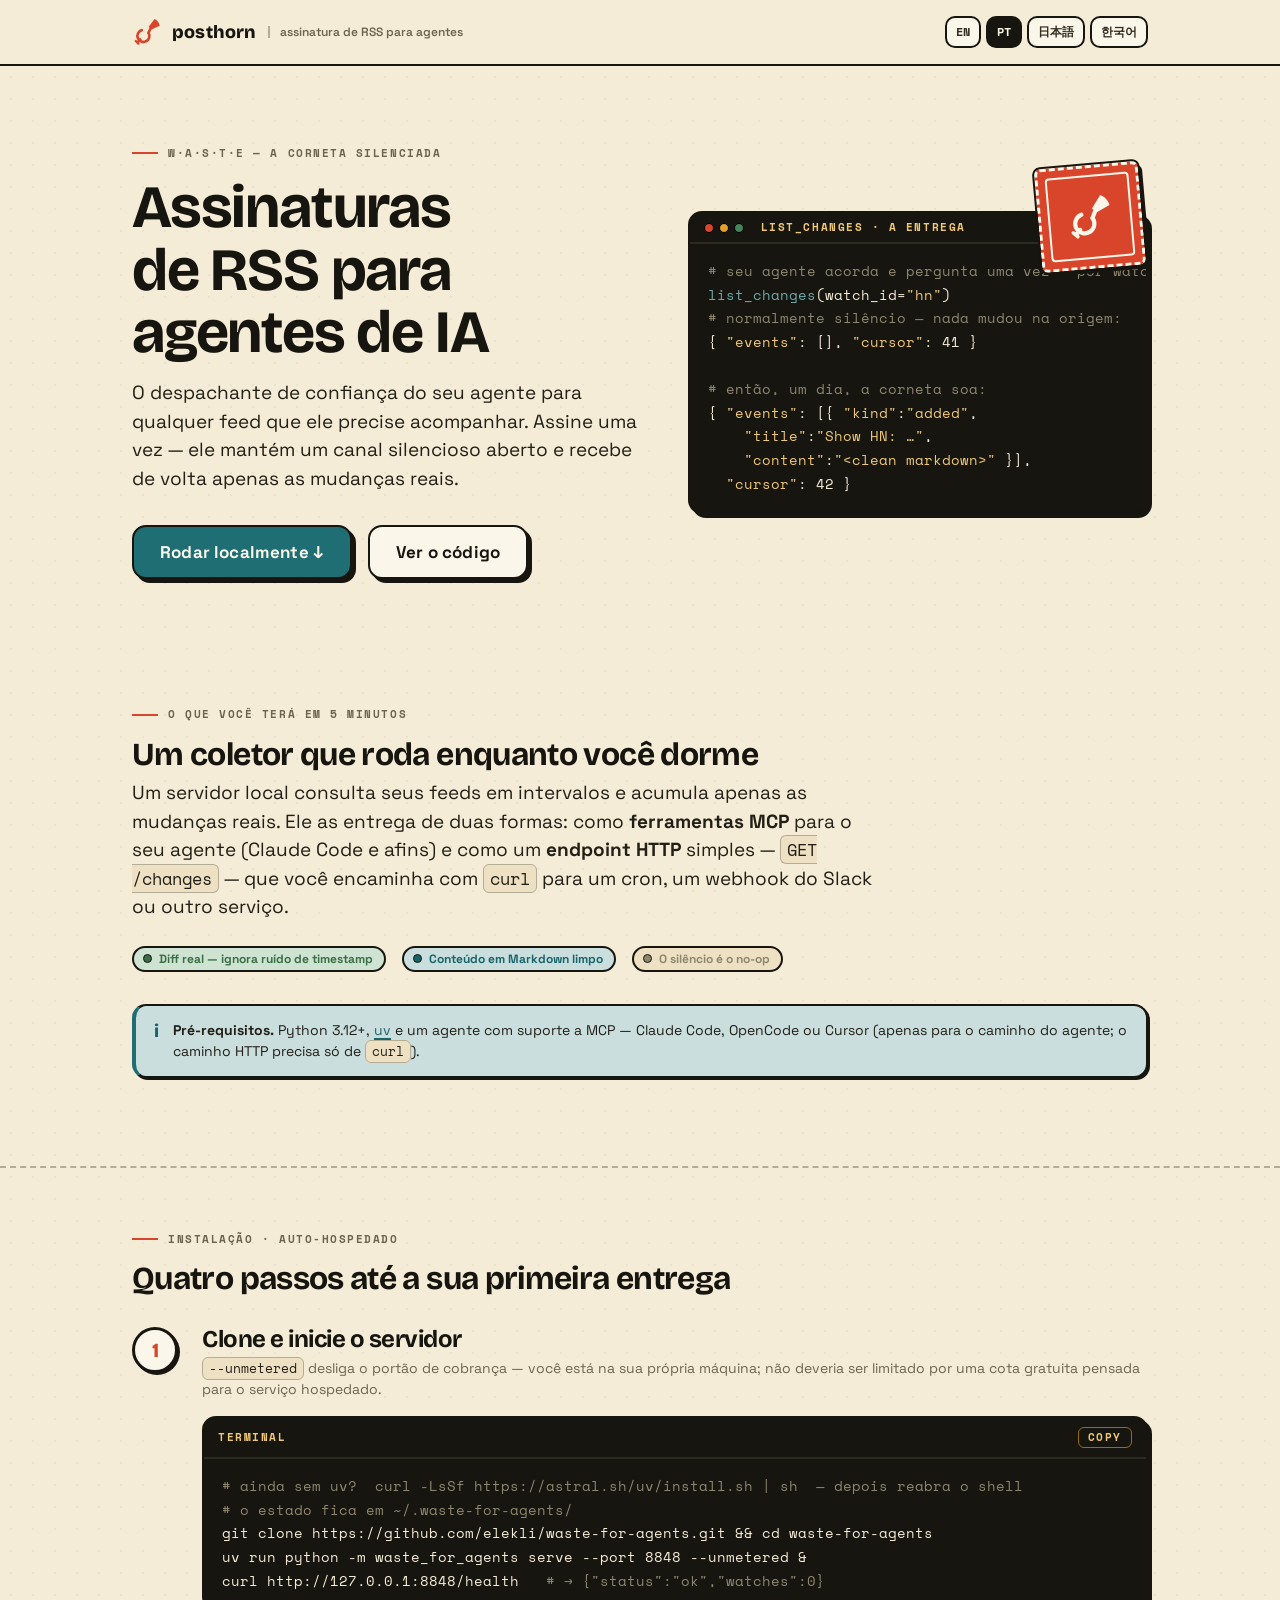
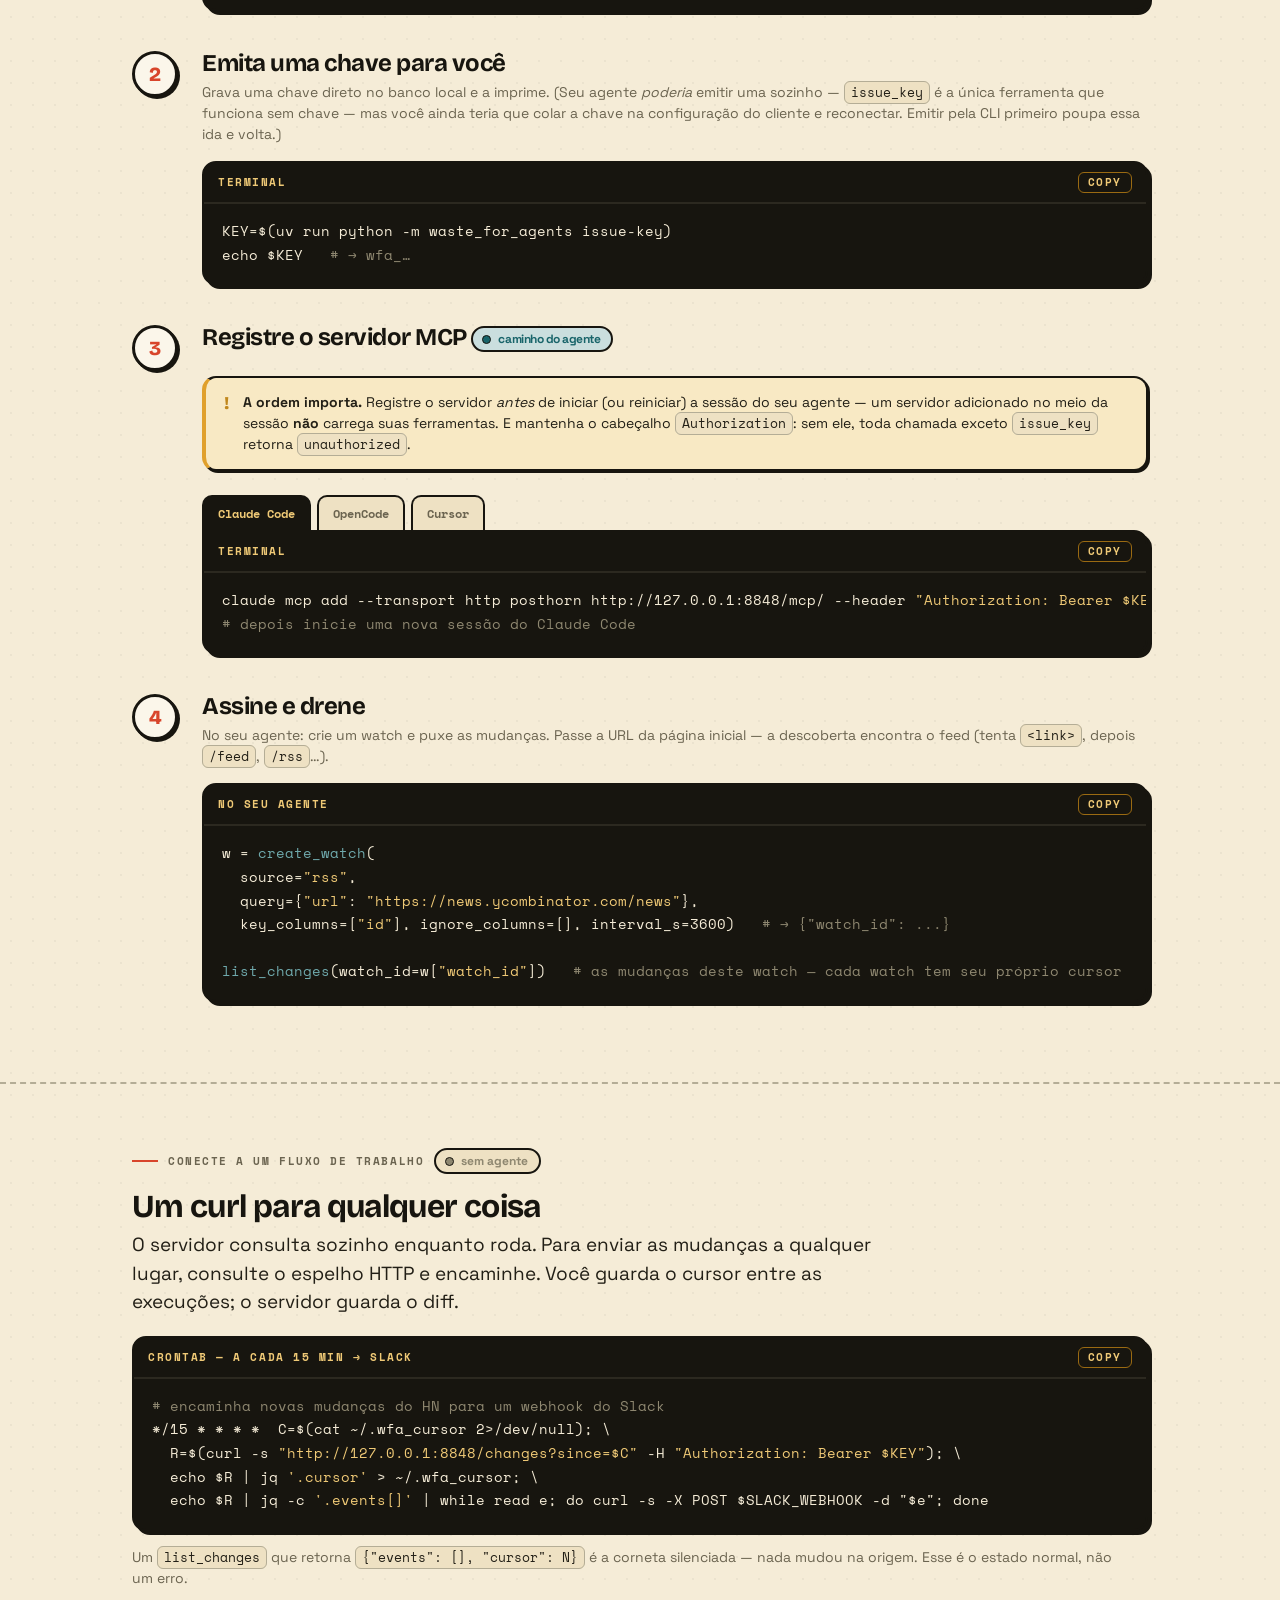
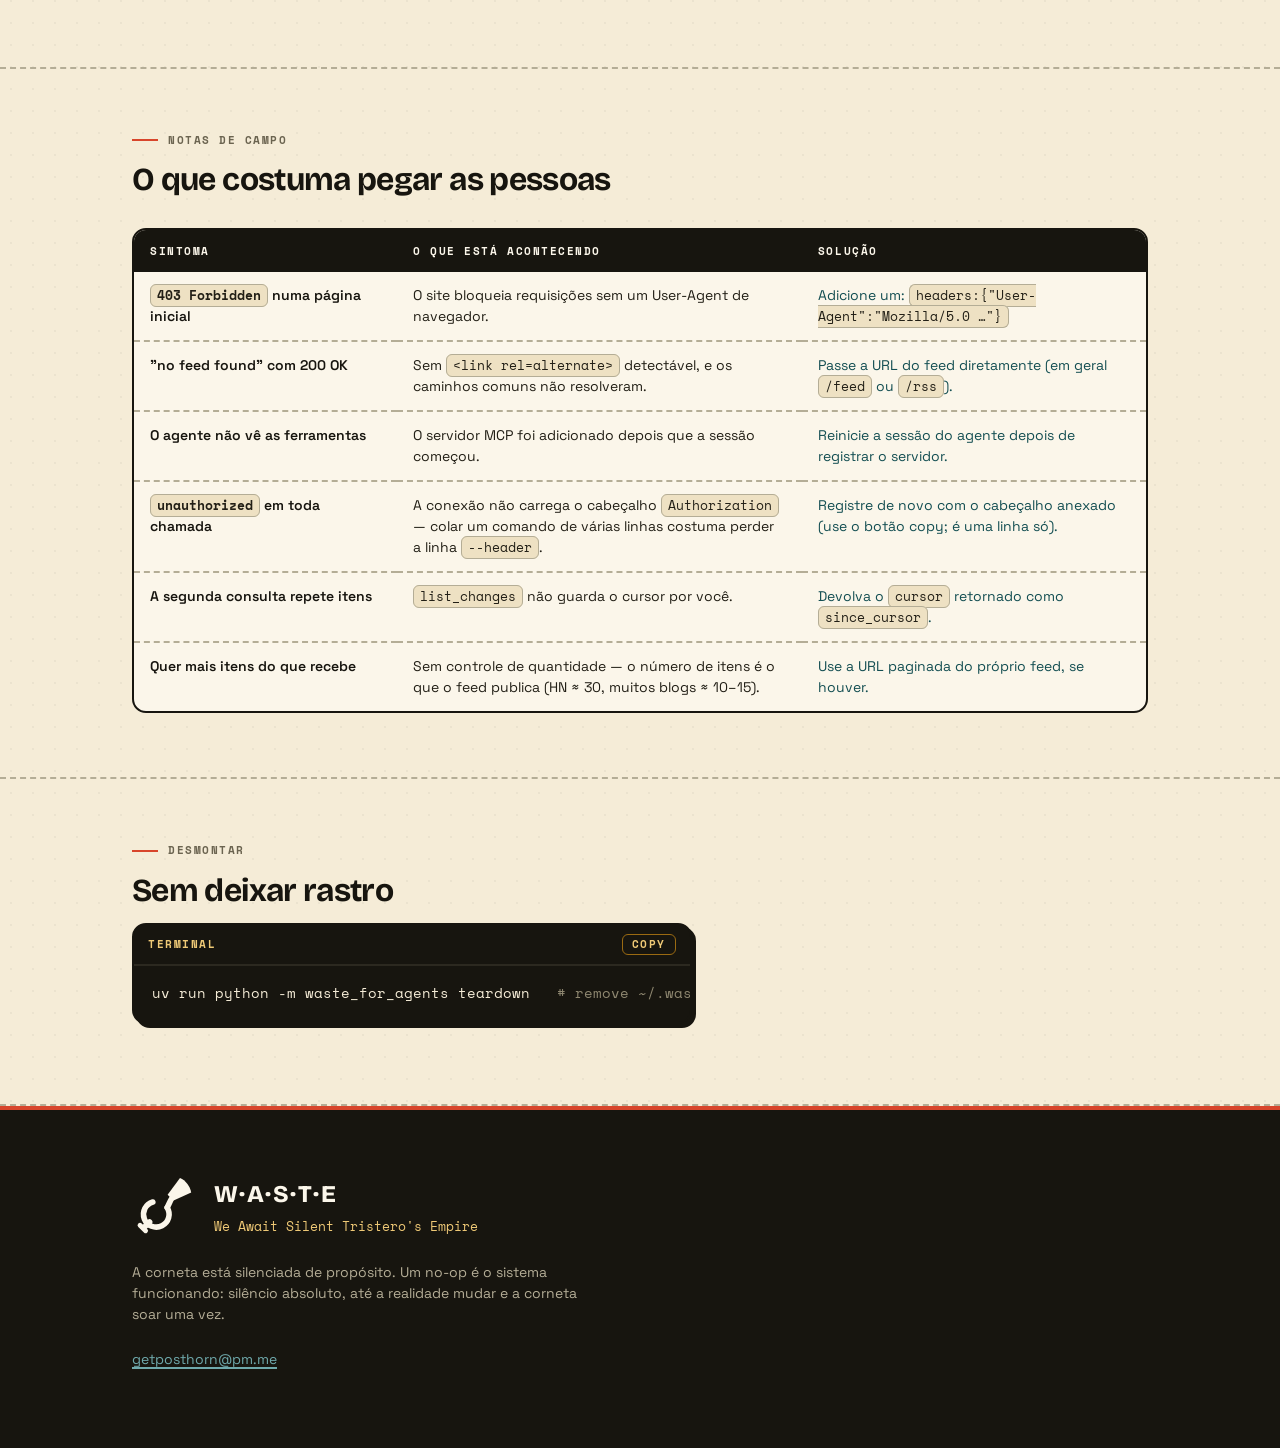
<file: docs/pt.html>
<!DOCTYPE html>
<html lang="pt-BR">
<head>
<meta charset="utf-8">
<meta name="viewport" content="width=device-width, initial-scale=1">
<title>posthorn — Assinaturas de RSS para agentes de IA</title>
<meta name="description" content="Uma camada de assinatura de RSS pull-first para agentes de IA. Assine uma vez; seu agente pergunta a um canal silencioso e recebe de volta apenas as mudanças reais.">
<link rel="icon" type="image/svg+xml" href="assets/favicon.svg">
<link rel="stylesheet" href="assets/tristero.css">
</head>
<body>

<nav class="site-nav"><div class="wrap row">
  <a class="brand" href="index.html">
    <svg class="horn" viewBox="0 0 80 80" fill="none" aria-hidden="true"><path d="M44 42 A 16 16 0 1 1 26 35" stroke="currentColor" stroke-width="7" stroke-linecap="round"/><path d="M44 42 C47 36, 48 33, 50 30" stroke="currentColor" stroke-width="7" stroke-linecap="round"/><path d="M52 33 L44.5 26 L60 5 C67 8, 72.5 15, 74 23 Z" fill="currentColor"/><path d="M22 60 L15 67" stroke="currentColor" stroke-width="7" stroke-linecap="round"/><path d="M10 64 L17 71" stroke="currentColor" stroke-width="6" stroke-linecap="round"/></svg>
    <span class="wordmark">posthorn</span><span class="brand-tag">assinatura de RSS para agentes</span>
  </a>
  <div class="nav-spacer"></div>
  <nav class="langbar" aria-label="Language">
    <a href="index.html">EN</a><a class="on" href="pt.html">PT</a><a href="ja.html">日本語</a><a href="ko.html">한국어</a>
  </nav>
</div></nav>

<a id="top"></a>

<header class="hero"><div class="wrap hero-grid">
  <div>
    <div class="eyebrow"><span class="label">W·A·S·T·E — a corneta silenciada</span></div>
    <h1>Assinaturas de RSS para agentes de&nbsp;IA</h1>
    <p class="sub">O despachante de confiança do seu agente para qualquer feed que ele precise acompanhar. Assine uma vez — ele mantém um canal silencioso aberto e recebe de volta apenas as&nbsp;mudanças&nbsp;reais.</p>
    <div class="cta">
      <a class="btn btn-primary" href="#setup">Rodar localmente ↓</a>
      <a class="btn btn-secondary" href="https://github.com/elekli/waste-for-agents">Ver o código</a>
    </div>
  </div>
  <div class="hero-art">
    <span class="stamp" aria-hidden="true"><span class="inner">
      <svg class="horn" viewBox="0 0 80 80" fill="none"><path d="M44 42 A 16 16 0 1 1 26 35" stroke="currentColor" stroke-width="7" stroke-linecap="round"/><path d="M44 42 C47 36, 48 33, 50 30" stroke="currentColor" stroke-width="7" stroke-linecap="round"/><path d="M52 33 L44.5 26 L60 5 C67 8, 72.5 15, 74 23 Z" fill="currentColor"/><path d="M22 60 L15 67" stroke="currentColor" stroke-width="7" stroke-linecap="round"/><path d="M10 64 L17 71" stroke="currentColor" stroke-width="6" stroke-linecap="round"/></svg>
    </span></span>
    <div class="term no-copy" style="width:100%">
      <div class="bar"><span class="dotrow"><span class="d" style="background:var(--signal-500)"></span><span class="d" style="background:var(--brass-500)"></span><span class="d" style="background:var(--green-500)"></span></span>&nbsp;list_changes · a entrega</div>
<pre><span class="c-com"># seu agente acorda e pergunta uma vez — por watch</span>
<span class="c-fn">list_changes</span>(watch_id=<span class="c-str">"hn"</span>)
<span class="c-com"># normalmente silêncio — nada mudou na origem:</span>
{ <span class="c-str">"events"</span>: [], <span class="c-str">"cursor"</span>: 41 }

<span class="c-com"># então, um dia, a corneta soa:</span>
{ <span class="c-str">"events"</span>: [{ <span class="c-str">"kind"</span>:<span class="c-str">"added"</span>,
    <span class="c-str">"title"</span>:<span class="c-str">"Show HN: …"</span>,
    <span class="c-str">"content"</span>:<span class="c-str">"&lt;clean markdown&gt;"</span> }],
  <span class="c-str">"cursor"</span>: 42 }</pre>
    </div>
  </div>
</div></header>

<section><div class="wrap">
  <div class="eyebrow"><span class="label">O que você terá em 5 minutos</span></div>
  <h2 class="sec">Um coletor que roda enquanto você dorme</h2>
  <p class="sec-lead">Um servidor local consulta seus feeds em intervalos e acumula apenas as mudanças reais. Ele as entrega de duas formas: como <strong>ferramentas MCP</strong> para o seu agente (Claude Code e afins) e como um <strong>endpoint HTTP</strong> simples — <code class="inl">GET /changes</code> — que você encaminha com <code class="inl">curl</code> para um cron, um webhook do Slack ou outro serviço.</p>
  <div style="display:flex;gap:var(--space-4);flex-wrap:wrap;margin-top:var(--space-5)">
    <span class="badge ok"><span class="dot"></span>Diff real — ignora ruído de timestamp</span>
    <span class="badge info"><span class="dot"></span>Conteúdo em Markdown limpo</span>
    <span class="badge silent"><span class="dot"></span>O silêncio é o no-op</span>
  </div>
  <div class="callout teal" style="margin-top:var(--space-6)">
    <span class="ic">i</span>
    <p><strong>Pré-requisitos.</strong> Python 3.12+, <a href="https://docs.astral.sh/uv/">uv</a> e um agente com suporte a MCP — Claude Code, OpenCode ou Cursor (apenas para o caminho do agente; o caminho HTTP precisa só de <code class="inl">curl</code>).</p>
  </div>
</div></section>

<section id="setup"><div class="wrap">
  <div class="eyebrow"><span class="label">Instalação · auto-hospedado</span></div>
  <h2 class="sec">Quatro passos até a sua primeira entrega</h2>

  <div class="steps">
    <div class="step"><div class="num">1</div><div class="body">
      <h3>Clone e inicie o servidor</h3>
      <p class="note"><code class="inl">--unmetered</code> desliga o portão de cobrança — você está na sua própria máquina; não deveria ser limitado por uma cota gratuita pensada para o serviço hospedado.</p>
      <div class="term"><div class="bar">terminal</div>
<pre><span class="c-com"># ainda sem uv?  curl -LsSf https://astral.sh/uv/install.sh | sh  — depois reabra o shell</span>
<span class="c-com"># o estado fica em ~/.waste-for-agents/</span>
git clone https://github.com/elekli/waste-for-agents.git &amp;&amp; cd waste-for-agents
uv run python -m waste_for_agents serve --port 8848 --unmetered &amp;
curl http://127.0.0.1:8848/health   <span class="c-com"># → {"status":"ok","watches":0}</span></pre></div>
    </div></div>

    <div class="step"><div class="num">2</div><div class="body">
      <h3>Emita uma chave para você</h3>
      <p class="note">Grava uma chave direto no banco local e a imprime. (Seu agente <em>poderia</em> emitir uma sozinho — <code class="inl">issue_key</code> é a única ferramenta que funciona sem chave — mas você ainda teria que colar a chave na configuração do cliente e reconectar. Emitir pela CLI primeiro poupa essa ida e volta.)</p>
      <div class="term"><div class="bar">terminal</div>
<pre>KEY=$(uv run python -m waste_for_agents issue-key)
echo $KEY   <span class="c-com"># → wfa_…</span></pre></div>
    </div></div>

    <div class="step"><div class="num">3</div><div class="body">
      <h3>Registre o servidor MCP <span class="badge info" style="vertical-align:middle"><span class="dot"></span>caminho do agente</span></h3>
      <div class="callout"><span class="ic">!</span><p><strong>A ordem importa.</strong> Registre o servidor <em>antes</em> de iniciar (ou reiniciar) a sessão do seu agente — um servidor adicionado no meio da sessão <strong>não</strong> carrega suas ferramentas. E mantenha o cabeçalho <code class="inl">Authorization</code>: sem ele, toda chamada exceto <code class="inl">issue_key</code> retorna <code class="inl">unauthorized</code>.</p></div>
      <div class="tabs">
        <input class="tab-radio" type="radio" name="mcp-client" id="tab-claude" checked>
        <input class="tab-radio" type="radio" name="mcp-client" id="tab-opencode">
        <input class="tab-radio" type="radio" name="mcp-client" id="tab-cursor">
        <div class="tabbar">
          <label for="tab-claude">Claude Code</label>
          <label for="tab-opencode">OpenCode</label>
          <label for="tab-cursor">Cursor</label>
        </div>
        <div class="tabpane" id="pane-claude">
          <div class="term"><div class="bar">terminal</div>
<pre>claude mcp add --transport http posthorn http://127.0.0.1:8848/mcp/ --header <span class="c-str">"Authorization: Bearer $KEY"</span>
<span class="c-com"># depois inicie uma nova sessão do Claude Code</span></pre></div>
        </div>
        <div class="tabpane" id="pane-opencode">
          <div class="term"><div class="bar">opencode.json — raiz do projeto ou (~/.config/opencode/)</div>
<pre>{
  <span class="c-str">"mcp"</span>: {
    <span class="c-str">"posthorn"</span>: {
      <span class="c-str">"type"</span>: <span class="c-str">"remote"</span>,
      <span class="c-str">"url"</span>: <span class="c-str">"http://127.0.0.1:8848/mcp/"</span>,
      <span class="c-str">"headers"</span>: { <span class="c-str">"Authorization"</span>: <span class="c-str">"Bearer wfa_PASTE-YOUR-KEY"</span> },
      <span class="c-str">"enabled"</span>: <span class="c-fn">true</span>
    }
  }
}</pre></div>
          <p class="note">JSON não expande <code class="inl">$KEY</code> — cole a chave literal do passo 2 (<code class="inl">echo $KEY</code>) e reinicie o OpenCode.</p>
        </div>
        <div class="tabpane" id="pane-cursor">
          <div class="term"><div class="bar">.cursor/mcp.json (~/.cursor/mcp.json)</div>
<pre>{
  <span class="c-str">"mcpServers"</span>: {
    <span class="c-str">"posthorn"</span>: {
      <span class="c-str">"url"</span>: <span class="c-str">"http://127.0.0.1:8848/mcp/"</span>,
      <span class="c-str">"headers"</span>: { <span class="c-str">"Authorization"</span>: <span class="c-str">"Bearer wfa_PASTE-YOUR-KEY"</span> }
    }
  }
}</pre></div>
          <p class="note">Cole a chave literal do passo 2 e recarregue o servidor em Cursor Settings → MCP (ou reinicie o Cursor).</p>
        </div>
      </div>
    </div></div>

    <div class="step"><div class="num">4</div><div class="body">
      <h3>Assine e drene</h3>
      <p class="note">No seu agente: crie um watch e puxe as mudanças. Passe a URL da página inicial — a descoberta encontra o feed (tenta <code class="inl">&lt;link&gt;</code>, depois <code class="inl">/feed</code>, <code class="inl">/rss</code>…).</p>
      <div class="term"><div class="bar">no seu agente</div>
<pre>w = <span class="c-fn">create_watch</span>(
  source=<span class="c-str">"rss"</span>,
  query={<span class="c-str">"url"</span>: <span class="c-str">"https://news.ycombinator.com/news"</span>},
  key_columns=[<span class="c-str">"id"</span>], ignore_columns=[], interval_s=3600)   <span class="c-com"># → {"watch_id": ...}</span>

<span class="c-fn">list_changes</span>(watch_id=w[<span class="c-str">"watch_id"</span>])   <span class="c-com"># as mudanças deste watch — cada watch tem seu próprio cursor</span></pre></div>
    </div></div>
  </div>
</div></section>

<section><div class="wrap">
  <div class="eyebrow"><span class="label">Conecte a um fluxo de trabalho</span><span class="badge silent"><span class="dot"></span>sem agente</span></div>
  <h2 class="sec">Um curl para qualquer coisa</h2>
  <p class="sec-lead">O servidor consulta sozinho enquanto roda. Para enviar as mudanças a qualquer lugar, consulte o espelho HTTP e encaminhe. Você guarda o cursor entre as execuções; o servidor guarda o diff.</p>
  <div class="term"><div class="bar">crontab — a cada 15 min → Slack</div>
<pre><span class="c-com"># encaminha novas mudanças do HN para um webhook do Slack</span>
*/15 * * * *  C=$(cat ~/.wfa_cursor 2&gt;/dev/null); \
  R=$(curl -s <span class="c-str">"http://127.0.0.1:8848/changes?since=$C"</span> -H <span class="c-str">"Authorization: Bearer $KEY"</span>); \
  echo $R | jq <span class="c-str">'.cursor'</span> &gt; ~/.wfa_cursor; \
  echo $R | jq -c <span class="c-str">'.events[]'</span> | while read e; do curl -s -X POST $SLACK_WEBHOOK -d "$e"; done</pre></div>
  <p style="color:var(--text-muted);font-size:var(--text-sm)">Um <code class="inl">list_changes</code> que retorna <code class="inl">{"events": [], "cursor": N}</code> é a corneta silenciada — nada mudou na origem. Esse é o estado normal, não um erro.</p>
</div></section>

<section><div class="wrap">
  <div class="eyebrow"><span class="label">Notas de campo</span></div>
  <h2 class="sec">O que costuma pegar as pessoas</h2>
  <div class="ledger-scroll"><table class="ledger">
    <thead><tr><th style="width:26%">Sintoma</th><th style="width:40%">O que está acontecendo</th><th>Solução</th></tr></thead>
    <tbody>
      <tr><td><code class="inl">403 Forbidden</code> numa página inicial</td><td>O site bloqueia requisições sem um User-Agent de navegador.</td><td class="fix">Adicione um: <code class="inl">headers:{"User-Agent":"Mozilla/5.0 …"}</code></td></tr>
      <tr><td>"no feed found" com 200 OK</td><td>Sem <code class="inl">&lt;link rel=alternate&gt;</code> detectável, e os caminhos comuns não resolveram.</td><td class="fix">Passe a URL do feed diretamente (em geral <code class="inl">/feed</code> ou <code class="inl">/rss</code>).</td></tr>
      <tr><td>O agente não vê as ferramentas</td><td>O servidor MCP foi adicionado depois que a sessão começou.</td><td class="fix">Reinicie a sessão do agente depois de registrar o servidor.</td></tr>
      <tr><td><code class="inl">unauthorized</code> em toda chamada</td><td>A conexão não carrega o cabeçalho <code class="inl">Authorization</code> — colar um comando de várias linhas costuma perder a linha <code class="inl">--header</code>.</td><td class="fix">Registre de novo com o cabeçalho anexado (use o botão copy; é uma linha só).</td></tr>
      <tr><td>A segunda consulta repete itens</td><td><code class="inl">list_changes</code> não guarda o cursor por você.</td><td class="fix">Devolva o <code class="inl">cursor</code> retornado como <code class="inl">since_cursor</code>.</td></tr>
      <tr><td>Quer mais itens do que recebe</td><td>Sem controle de quantidade — o número de itens é o que o feed publica (HN ≈ 30, muitos blogs ≈ 10–15).</td><td class="fix">Use a URL paginada do próprio feed, se houver.</td></tr>
    </tbody>
  </table></div>
</div></section>

<section><div class="wrap">
  <div class="eyebrow"><span class="label">Desmontar</span></div>
  <h2 class="sec">Sem deixar rastro</h2>
  <div class="term" style="max-width:560px"><div class="bar">terminal</div>
<pre>uv run python -m waste_for_agents teardown   <span class="c-com"># remove ~/.waste-for-agents/</span></pre></div>
</div></section>

<footer><div class="wrap">
  <div class="lock">
    <svg class="horn" viewBox="0 0 80 80" fill="none" aria-hidden="true"><path d="M44 42 A 16 16 0 1 1 26 35" stroke="currentColor" stroke-width="7" stroke-linecap="round"/><path d="M44 42 C47 36, 48 33, 50 30" stroke="currentColor" stroke-width="7" stroke-linecap="round"/><path d="M52 33 L44.5 26 L60 5 C67 8, 72.5 15, 74 23 Z" fill="currentColor"/><path d="M22 60 L15 67" stroke="currentColor" stroke-width="7" stroke-linecap="round"/><path d="M10 64 L17 71" stroke="currentColor" stroke-width="6" stroke-linecap="round"/></svg>
    <div>
      <p class="acr">W·A·S·T·E</p>
      <p class="exp">We Await Silent Tristero's Empire</p>
    </div>
  </div>
  <p class="silent">A corneta está silenciada de propósito. Um no-op é o sistema funcionando: silêncio absoluto, até a realidade mudar e a corneta soar uma vez.</p>
  <p style="margin-top:var(--space-5);font-size:var(--text-sm)"><a href="mailto:getposthorn@pm.me">getposthorn@pm.me</a></p>
</div></footer>

<!-- Copy buttons on code blocks. Progressive enhancement: no JS -> no button. -->
<script src="assets/copy.js" defer></script>

</body>
</html>
</file>
<file: docs/assets/tristero.css>
@import url('https://fonts.googleapis.com/css2?family=Bricolage+Grotesque:opsz,wght@12..96,400..800&family=Space+Grotesk:wght@400;500;600;700&family=Space+Mono:ital,wght@0,400;0,700;1,400&display=swap');

/* ===========================================================================
   waste-for-agents onboarding — styling vendored from the Tristero design
   system (claude.ai/design project "Tristero Design System"). Tokens copied
   faithfully: warm pulped-paper grounds, heavy ink outlines, hard stamped
   offset shadows; Bricolage Grotesque / Space Grotesk / Space Mono.
   =========================================================================== */
:root{
  --paper-50:#FBF6EA; --paper-100:#F5ECD7; --paper-200:#EEE1C3; --paper-300:#E4D2A9;
  --ink-900:#17150F; --ink-800:#221F16; --ink-700:#322E20; --ink-600:#4A4533;
  --ink-500:#6B6450; --ink-400:#8E8770; --ink-300:#B4AD96;
  --signal-700:#9E2E1B; --signal-600:#C13A23; --signal-500:#D8452B; --signal-200:#F2B6A8; --signal-100:#F9DDD5;
  --brass-700:#9A6A12; --brass-600:#C0871C; --brass-500:#E0A02C; --brass-300:#EFC976; --brass-100:#F8E9C4;
  --teal-700:#134E52; --teal-600:#18646A; --teal-500:#1E6E73; --teal-300:#6FA9AC; --teal-100:#CADEDE;
  --green-600:#3A6E47; --green-500:#45855A; --green-100:#CFE3D2;
  --surface-page:var(--paper-100); --surface-card:var(--paper-50); --surface-sunken:var(--paper-200); --surface-ink:var(--ink-900);
  --text-strong:var(--ink-900); --text-body:var(--ink-800); --text-muted:var(--ink-500); --text-faint:var(--ink-400);
  --text-inverse:var(--paper-50); --text-link:var(--teal-600);
  --action-bg:var(--teal-500); --action-bg-hover:var(--teal-600); --action-bg-active:var(--teal-700); --action-fg:var(--paper-50);
  --focus-ring:var(--signal-500);
  --font-display:'Bricolage Grotesque','Space Grotesk',system-ui,sans-serif;
  --font-body:'Space Grotesk',system-ui,-apple-system,sans-serif;
  --font-mono:'Space Mono',ui-monospace,'SFMono-Regular',monospace;
  --text-2xs:.6875rem; --text-xs:.75rem; --text-sm:.875rem; --text-md:1rem; --text-lg:1.1875rem;
  --text-xl:1.5rem; --text-2xl:2rem; --text-3xl:2.75rem; --text-4xl:3.75rem; --text-5xl:5rem;
  --tracking-label:.14em; --tracking-tight:-.02em;
  --border-line:2px; --border-bold:3px; --border-heavy:4px;
  --radius-xs:6px; --radius-sm:10px; --radius-md:14px; --radius-lg:20px; --radius-xl:28px; --radius-pill:999px;
  --shadow-stamp-sm:2px 2px 0 0 var(--ink-900); --shadow-stamp:4px 4px 0 0 var(--ink-900); --shadow-stamp-lg:6px 6px 0 0 var(--ink-900);
  --shadow-stamp-signal:4px 4px 0 0 var(--signal-700); --shadow-stamp-brass:4px 4px 0 0 var(--brass-700); --shadow-stamp-teal:4px 4px 0 0 var(--teal-700);
  --space-2:.5rem; --space-3:.75rem; --space-4:1rem; --space-5:1.5rem; --space-6:2rem; --space-7:2.5rem; --space-8:3rem; --space-10:4rem; --space-12:5rem;
  --container-lg:1080px;
  --ease-stamp:cubic-bezier(.34,1.56,.64,1); --ease-out:cubic-bezier(.22,1,.36,1);
  --transition-control:transform 120ms var(--ease-stamp),box-shadow 120ms var(--ease-out),background-color 200ms var(--ease-out),border-color 200ms var(--ease-out),color 200ms var(--ease-out);
}

*,*::before,*::after{box-sizing:border-box}
html{-webkit-text-size-adjust:100%;scroll-behavior:smooth}
body{
  margin:0;background-color:var(--surface-page);
  background-image:radial-gradient(rgba(23,21,15,.045) 1px,transparent 1px);background-size:22px 22px;
  color:var(--text-body);font:400 var(--text-md)/1.5 var(--font-body);
  -webkit-font-smoothing:antialiased;text-rendering:optimizeLegibility;
}
h1,h2,h3,h4{font-family:var(--font-display);color:var(--text-strong);font-weight:700;line-height:1.04;letter-spacing:var(--tracking-tight);margin:0 0 .4em;text-wrap:balance}
p{margin:0 0 1em;text-wrap:pretty}
a{color:var(--text-link);text-decoration-thickness:2px;text-underline-offset:3px}
a:hover{color:var(--teal-700)}
code,kbd,samp{font-family:var(--font-mono);font-size:.92em}
:focus-visible{outline:var(--border-bold) solid var(--focus-ring);outline-offset:2px}
::selection{background:var(--brass-300);color:var(--ink-900)}

.wrap{max-width:var(--container-lg);margin:0 auto;padding:0 var(--space-6)}
.label{font:700 var(--text-2xs)/1.3 var(--font-mono);text-transform:uppercase;letter-spacing:var(--tracking-label);color:var(--text-muted)}

.site-nav{position:sticky;top:0;z-index:50;background:rgba(245,236,215,.86);backdrop-filter:blur(8px);border-bottom:var(--border-line) solid var(--ink-900)}
.site-nav .row{display:flex;align-items:center;gap:var(--space-4);height:64px}
.brand{display:flex;align-items:center;gap:10px;font-family:var(--font-display);font-weight:800;font-size:18px;color:var(--ink-900);text-decoration:none;letter-spacing:.01em}
.brand:hover{color:var(--ink-900)}
.brand .horn{width:30px;height:30px;color:var(--signal-500)}
.brand .wordmark{font-family:var(--font-display);font-weight:800}
.brand .brand-tag{font:600 12px/1 var(--font-body);color:var(--text-muted);letter-spacing:0;border-left:var(--border-line) solid var(--ink-300);padding-left:10px;margin-left:2px}
@media (max-width:640px){.brand .brand-tag{display:none}}
.nav-spacer{flex:1}
.langbar{display:flex;gap:5px}
.langbar a{font:700 12px var(--font-mono);padding:5px 9px;border:var(--border-line) solid var(--ink-900);border-radius:var(--radius-sm);color:var(--ink-700);background:var(--paper-50);text-decoration:none}
.langbar a.on{background:var(--ink-900);color:var(--paper-50)}

.btn{display:inline-flex;align-items:center;justify-content:center;gap:8px;height:54px;padding:0 26px;font:700 17px var(--font-body);letter-spacing:.01em;border:var(--border-line) solid var(--ink-900);border-radius:var(--radius-md);box-shadow:var(--shadow-stamp);cursor:pointer;text-decoration:none;white-space:nowrap;transition:var(--transition-control)}
.btn:hover{transform:translate(-1px,-1px);box-shadow:var(--shadow-stamp-lg)}
.btn:active{transform:translate(2px,2px);box-shadow:var(--shadow-stamp-sm)}
.btn-primary{background:var(--action-bg);color:var(--action-fg)}
.btn-primary:hover{color:var(--action-fg)}
.btn-secondary{background:var(--paper-50);color:var(--ink-900)}
.btn-secondary:hover{color:var(--ink-900)}

.stamp{display:inline-flex;align-items:center;justify-content:center;width:104px;height:104px;transform:rotate(-5deg);background:var(--signal-500);color:var(--paper-50);border:3px dashed var(--paper-50);outline:2px solid var(--ink-900);border-radius:var(--radius-xs);box-shadow:var(--shadow-stamp);padding:7px}
.stamp .inner{display:flex;align-items:center;justify-content:center;width:100%;height:100%;border:2px solid currentColor;border-radius:4px}
.stamp .horn{width:60%;height:60%}

.badge{display:inline-flex;align-items:center;gap:7px;padding:3px 11px 3px 9px;border:var(--border-line) solid var(--ink-900);border-radius:var(--radius-pill);font:700 12px var(--font-body);white-space:nowrap}
.badge .dot{width:9px;height:9px;border-radius:50%;border:1.5px solid var(--ink-900);flex:none}
.badge.info{background:var(--teal-100);color:var(--teal-600)} .badge.info .dot{background:var(--teal-600)}
.badge.warn{background:var(--brass-100);color:var(--brass-600)} .badge.warn .dot{background:var(--brass-600)}
.badge.ok{background:var(--green-100);color:var(--green-600)} .badge.ok .dot{background:var(--green-600)}
.badge.silent{background:var(--paper-200);color:var(--ink-400)} .badge.silent .dot{background:var(--ink-400)}

section{padding:var(--space-10) 0;border-bottom:var(--border-line) dashed var(--ink-300)}
.eyebrow{display:flex;align-items:center;gap:10px;margin-bottom:var(--space-4);flex-wrap:wrap}
.eyebrow::before{content:"";width:26px;height:var(--border-line);background:var(--signal-500)}
h2.sec{font-size:var(--text-2xl);margin-bottom:var(--space-2)}
.sec-lead{font-size:var(--text-lg);color:var(--text-body);max-width:62ch}

.card{background:var(--surface-card);color:var(--text-body);border:var(--border-line) solid var(--ink-900);border-radius:var(--radius-lg);box-shadow:var(--shadow-stamp);padding:var(--space-5)}
.card.teal{background:var(--teal-100);box-shadow:var(--shadow-stamp-teal)}
.card.brass{background:var(--brass-100);box-shadow:var(--shadow-stamp-brass)}

.term{background:var(--surface-ink);color:var(--paper-100);border:var(--border-line) solid var(--ink-900);border-radius:var(--radius-md);box-shadow:var(--shadow-stamp);overflow:hidden;margin:var(--space-4) 0}
.term .bar{display:flex;align-items:center;gap:8px;padding:9px 14px;border-bottom:var(--border-line) solid #2c2920;color:var(--brass-300);font:700 var(--text-2xs)/1 var(--font-mono);text-transform:uppercase;letter-spacing:var(--tracking-label)}
.term .bar .dotrow{display:flex;gap:5px}
.term .bar .d{width:10px;height:10px;border-radius:50%;border:1.5px solid #000}
.term pre{margin:0;padding:16px 18px;overflow-x:auto;font:400 13.5px/1.75 var(--font-mono);color:var(--paper-100)}
.term .c-com{color:var(--ink-400)} .term .c-str{color:var(--brass-300)} .term .c-fn{color:var(--teal-300)} .term .c-key{color:var(--signal-200)}
code.inl{background:var(--surface-sunken);border:1px solid var(--ink-300);border-radius:var(--radius-xs);padding:1px 6px;font-size:.9em;color:var(--ink-800)}

/* copy button — injected into .term .bar by assets/copy.js (absent without JS) */
.term .copybtn{margin-left:auto;font:700 var(--text-2xs)/1 var(--font-mono);text-transform:uppercase;letter-spacing:var(--tracking-label);color:var(--brass-300);background:transparent;border:1.5px solid var(--brass-700);border-radius:var(--radius-xs);padding:4px 9px;cursor:pointer;transition:var(--transition-control)}
.term .copybtn:hover{color:var(--paper-50);border-color:var(--brass-300)}
.term .copybtn.did{color:var(--green-500);border-color:var(--green-500)}

/* client tabs — pure CSS (radio hack), works without JS */
.tabs{margin-top:var(--space-4);position:relative}
.tab-radio{position:absolute;opacity:0;pointer-events:none}
.tabbar{display:flex;gap:6px;flex-wrap:wrap}
.tabbar label{font:700 12px var(--font-mono);padding:8px 14px;border:var(--border-line) solid var(--ink-900);border-bottom:none;border-radius:var(--radius-sm) var(--radius-sm) 0 0;background:var(--paper-200);color:var(--ink-500);cursor:pointer}
#tab-claude:checked~.tabbar label[for="tab-claude"],
#tab-opencode:checked~.tabbar label[for="tab-opencode"],
#tab-cursor:checked~.tabbar label[for="tab-cursor"]{background:var(--surface-ink);color:var(--brass-300)}
#tab-claude:focus-visible~.tabbar label[for="tab-claude"],
#tab-opencode:focus-visible~.tabbar label[for="tab-opencode"],
#tab-cursor:focus-visible~.tabbar label[for="tab-cursor"]{outline:var(--border-bold) solid var(--focus-ring);outline-offset:2px}
.tabpane{display:none}
#tab-claude:checked~#pane-claude,
#tab-opencode:checked~#pane-opencode,
#tab-cursor:checked~#pane-cursor{display:block}
.tabpane .term{margin-top:0;border-top-left-radius:0}
.tabpane .note{margin-top:var(--space-3)}

.hero{padding:var(--space-12) 0 var(--space-10)}
.hero-grid{display:grid;grid-template-columns:1.05fr .95fr;gap:var(--space-8);align-items:center}
.hero-grid>*{min-width:0}/* grid items default to min-width:auto; the code-block's min-content would force the track (and page) wider than a phone. min-width:0 lets .term pre's overflow-x:auto contain it. */
.hero h1{font-size:var(--text-4xl);margin-bottom:var(--space-4)}
.hero .sub{font-size:var(--text-lg);color:var(--text-body);max-width:46ch;margin-bottom:var(--space-6)}
.hero .cta{display:flex;gap:var(--space-4);flex-wrap:wrap;align-items:center}
.hero-art{position:relative;display:flex;justify-content:center}
.hero-art .stamp{position:absolute;top:-30px;right:6px;z-index:2}

.steps{display:flex;flex-direction:column;gap:var(--space-5);margin-top:var(--space-6)}
.step{display:flex;gap:var(--space-5);align-items:flex-start}
.step .num{flex:none;width:46px;height:46px;border-radius:var(--radius-pill);background:var(--paper-50);border:var(--border-bold) solid var(--ink-900);box-shadow:var(--shadow-stamp-sm);display:grid;place-items:center;font:800 20px var(--font-display);color:var(--signal-500)}
.step .body{flex:1;min-width:0}
.step h3{font-size:var(--text-xl);margin-bottom:.25em}
.step .note{color:var(--text-muted);font-size:var(--text-sm);margin-bottom:.4em}

.ledger-scroll{overflow-x:auto;-webkit-overflow-scrolling:touch}/* keep the wide field-notes table scrolling inside its own box — no page-level horizontal scroll on mobile */
.ledger{width:100%;min-width:520px;border-collapse:separate;border-spacing:0;border:var(--border-line) solid var(--ink-900);border-radius:var(--radius-md);overflow:hidden;background:var(--paper-50);margin-top:var(--space-5)}
.ledger th,.ledger td{text-align:left;padding:13px 16px;vertical-align:top;font-size:var(--text-sm)}
.ledger thead th{background:var(--ink-900);color:var(--paper-50);font:700 var(--text-2xs) var(--font-mono);text-transform:uppercase;letter-spacing:var(--tracking-label)}
.ledger tbody tr+tr td{border-top:var(--border-line) dashed var(--ink-300)}
.ledger td:first-child{font-weight:600;color:var(--ink-900)}
.ledger .fix{color:var(--teal-700)}

.callout{display:flex;gap:14px;align-items:flex-start;border:var(--border-line) solid var(--ink-900);border-left:var(--border-heavy) solid var(--brass-500);border-radius:var(--radius-md);background:var(--brass-100);padding:14px 18px;margin:var(--space-5) 0;box-shadow:var(--shadow-stamp-sm)}
.callout.teal{border-left-color:var(--teal-500);background:var(--teal-100)}
.callout .ic{font:800 18px var(--font-display);flex:none;color:var(--brass-600)}
.callout.teal .ic{color:var(--teal-600)}
.callout p{margin:0;font-size:var(--text-sm);color:var(--ink-800)}

footer{background:var(--surface-ink);color:var(--paper-100);border-top:var(--border-heavy) solid var(--signal-500);padding:var(--space-10) 0}
footer .lock{display:flex;align-items:center;gap:18px;margin-bottom:var(--space-5)}
footer .lock .horn{width:64px;height:64px;color:var(--paper-50)}
footer .acr{font-family:var(--font-display);font-weight:800;font-size:24px;letter-spacing:.06em;color:var(--paper-50);margin:0}
footer .acr+.exp{font:400 13px var(--font-mono);color:var(--brass-300);margin:4px 0 0}
footer .silent{max-width:52ch;color:var(--ink-300);font-size:var(--text-sm);margin-top:var(--space-4)}
footer a{color:var(--teal-300)}

@media (max-width:880px){
  .hero-grid{grid-template-columns:1fr}
  .hero-art{margin-top:var(--space-6)}
  .hero h1{font-size:var(--text-3xl)}
  .langbar{display:none}
}
@media (prefers-reduced-motion:reduce){html{scroll-behavior:auto}.btn{transition:background-color .2s,color .2s}}
</file>
